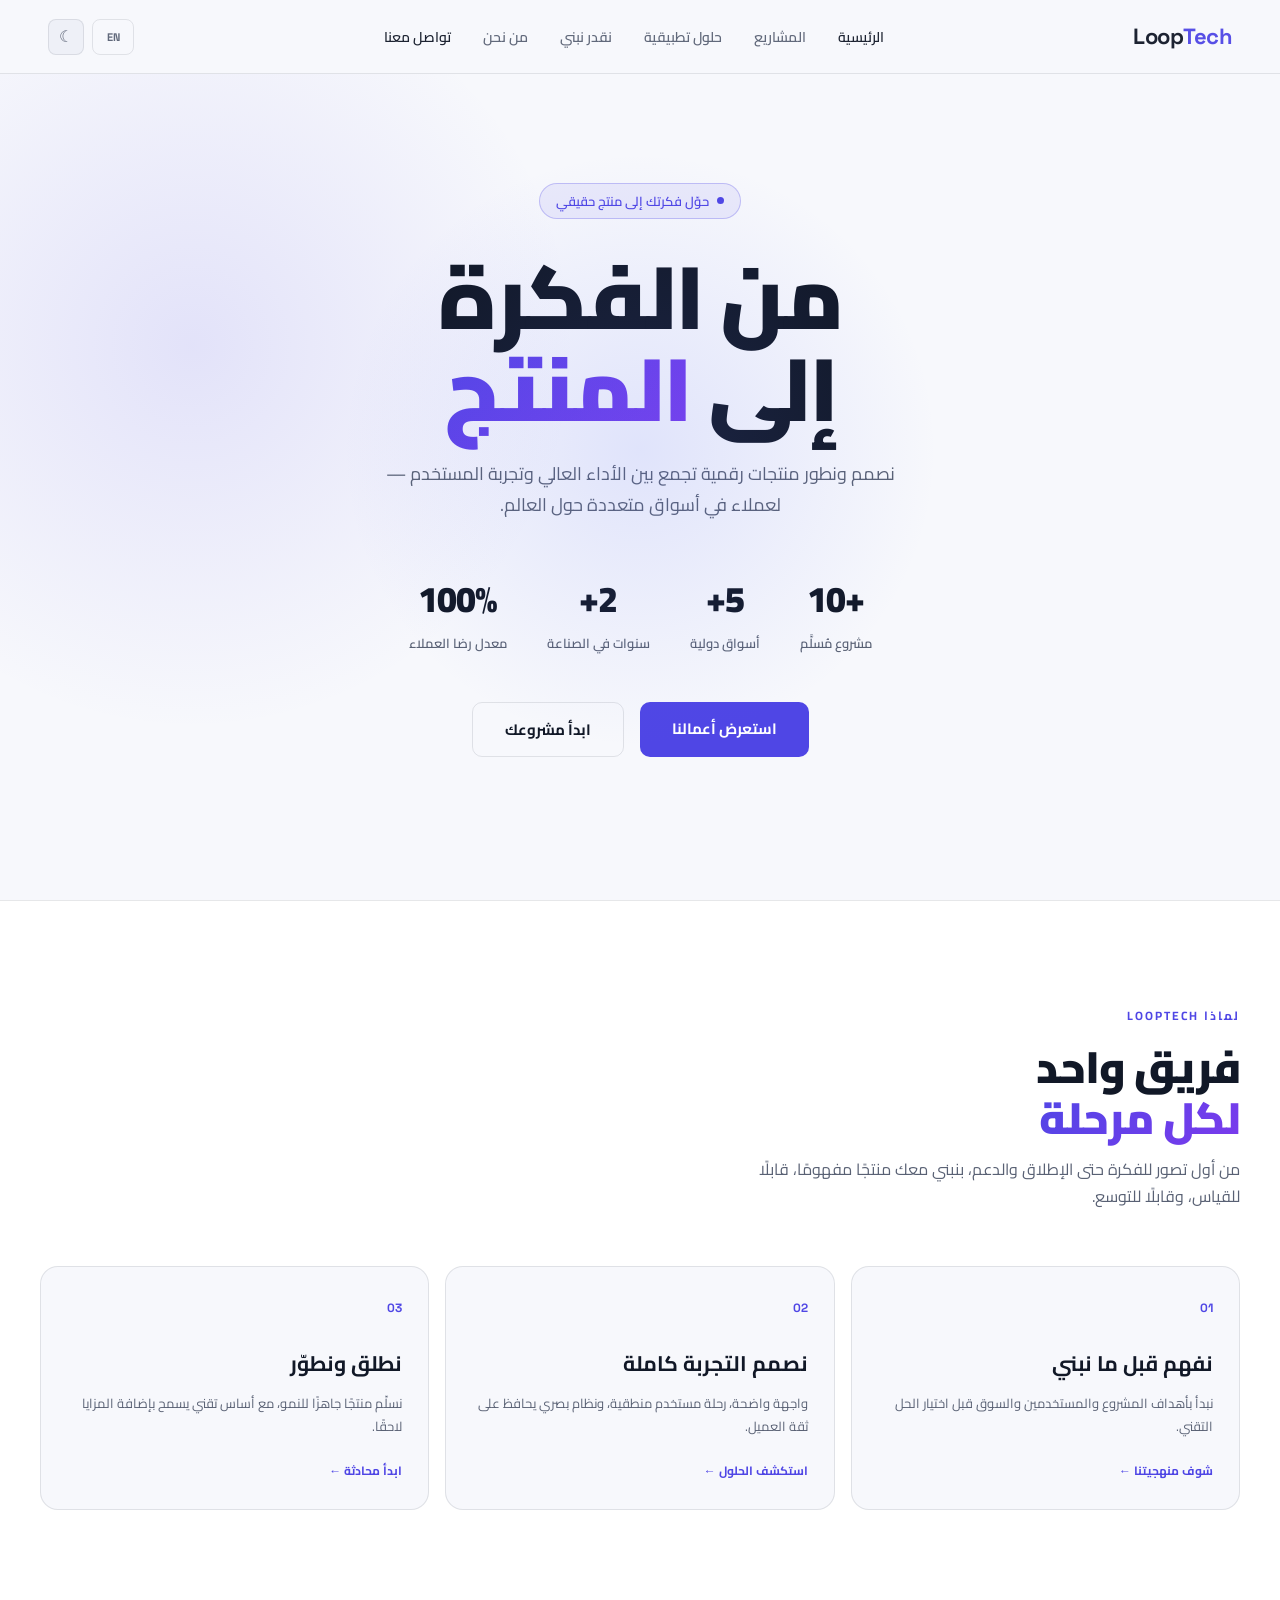
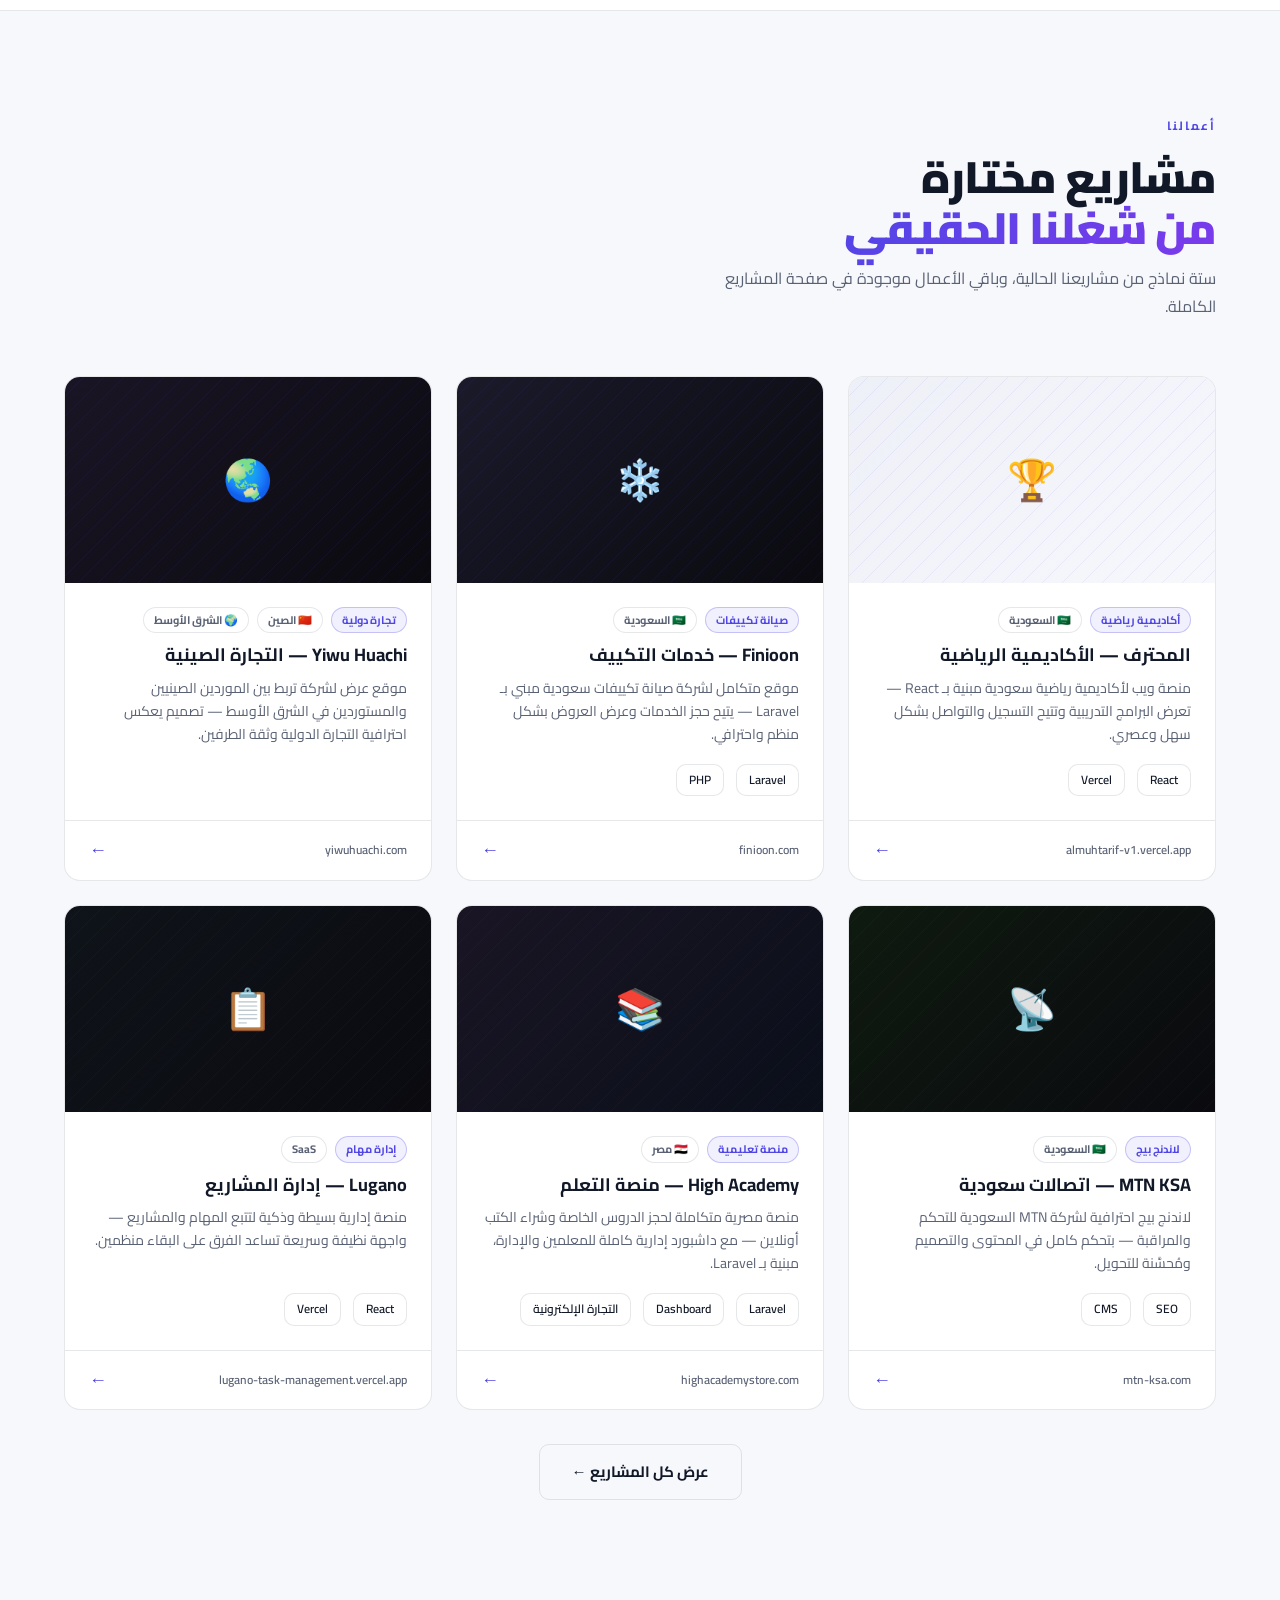
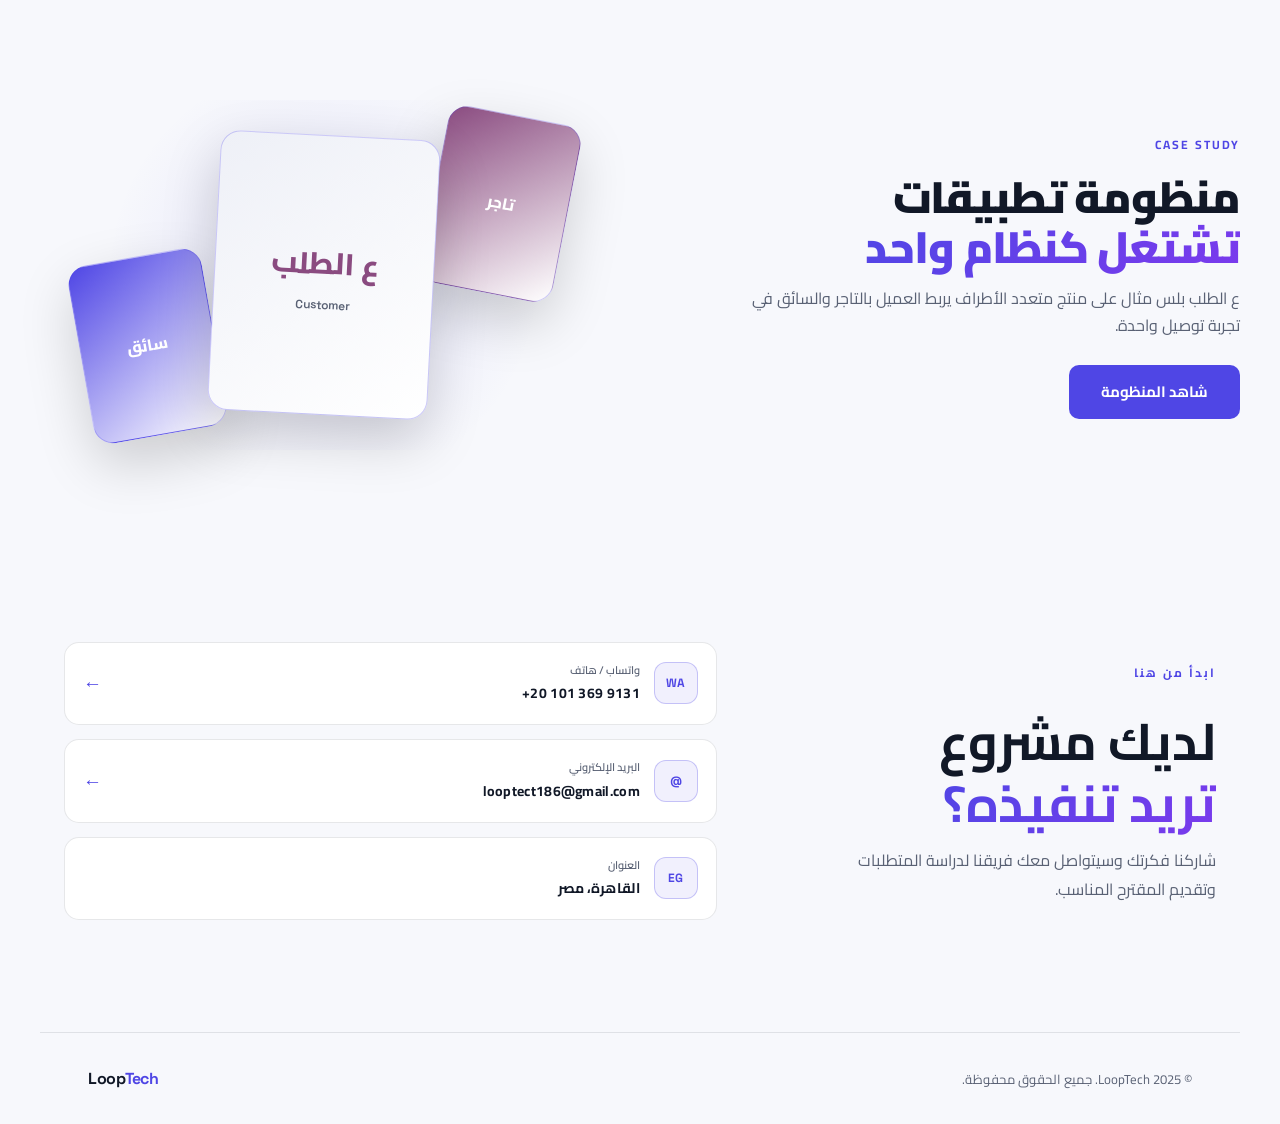
<file: index.html>
<!DOCTYPE html>
<html lang="ar" dir="rtl">
<head>
<meta charset="UTF-8"><meta name="viewport" content="width=device-width, initial-scale=1.0">
<title>LoopTech — نبني الويب، نصنع الفرق</title>
<link rel="preconnect" href="https://fonts.googleapis.com"><link rel="preconnect" href="https://fonts.gstatic.com" crossorigin>
<link href="https://fonts.googleapis.com/css2?family=Cairo:wght@300;400;600;700;900&family=Space+Grotesk:wght@400;600;700&display=swap" rel="stylesheet"><link rel="stylesheet" href="styles.css?v=2">
</head><body>
<div data-include="partials/nav.html"></div>
<main>
<section class="hero home-hero"><div class="hero-glow"></div><div class="hero-badge">حوّل فكرتك إلى منتج حقيقي</div><h1>من الفكرة<br>إلى <span class="grad">المنتج</span></h1><p class="hero-sub">نصمم ونطور منتجات رقمية تجمع بين الأداء العالي وتجربة المستخدم — لعملاء في أسواق متعددة حول العالم.</p><div class="hero-stats"><div class="stat"><div class="stat-num">+10</div><div class="stat-label">مشروع مُسلَّم</div></div><div class="stat"><div class="stat-num">5+</div><div class="stat-label">أسواق دولية</div></div><div class="stat"><div class="stat-num">2+</div><div class="stat-label">سنوات في الصناعة</div></div><div class="stat"><div class="stat-num">100%</div><div class="stat-label">معدل رضا العملاء</div></div></div><div class="hero-cta"><a href="#featured-projects" class="btn-primary">استعرض أعمالنا</a><a href="#contact" class="btn-outline">ابدأ مشروعك</a></div></section>
<section class="home-value"><div class="section-head"><div class="section-label">لماذا LoopTech</div><h2 class="section-title">فريق واحد<br><span class="grad-text">لكل مرحلة</span></h2><p class="section-sub">من أول تصور للفكرة حتى الإطلاق والدعم، بنبني معك منتجًا مفهومًا، قابلًا للقياس، وقابلًا للتوسع.</p></div><div class="home-value-grid"><article class="home-value-card"><span class="value-number">01</span><h3>نفهم قبل ما نبني</h3><p>نبدأ بأهداف المشروع والمستخدمين والسوق قبل اختيار الحل التقني.</p><a href="about.html">شوف منهجيتنا ←</a></article><article class="home-value-card"><span class="value-number">02</span><h3>نصمم التجربة كاملة</h3><p>واجهة واضحة، رحلة مستخدم منطقية، ونظام بصري يحافظ على ثقة العميل.</p><a href="solutions.html">استكشف الحلول ←</a></article><article class="home-value-card"><span class="value-number">03</span><h3>نطلق ونطوّر</h3><p>نسلّم منتجًا جاهزًا للنمو، مع أساس تقني يسمح بإضافة المزايا لاحقًا.</p><a href="#contact">ابدأ محادثة ←</a></article></div></section>
<section id="featured-projects" class="home-projects"><div class="section-head"><div class="section-label">أعمالنا</div><h2 class="section-title">مشاريع مختارة<br><span class="grad-text">من شغلنا الحقيقي</span></h2><p class="section-sub">ستة نماذج من مشاريعنا الحالية، وباقي الأعمال موجودة في صفحة المشاريع الكاملة.</p></div><div class="projects-grid">
    <a href="https://almuhtarif-v1.vercel.app/home" target="_blank" rel="noopener" class="project-card">
      <div class="project-thumb">
        <div class="project-thumb-bg"></div>
        <div class="project-thumb-lines"></div>
        <div class="project-thumb-icon">🏆</div>
      </div>
      <div class="project-body">
        <div class="project-meta">
          <span class="tag">أكاديمية رياضية</span>
          <span class="tag tag-gray">🇸🇦 السعودية</span>
        </div>
        <div class="project-title">المحترف — الأكاديمية الرياضية</div>
        <div class="project-desc">منصة ويب لأكاديمية رياضية سعودية مبنية بـ React — تعرض البرامج التدريبية وتتيح التسجيل والتواصل بشكل سهل وعصري.</div>
        <div class="stack-grid" style="margin-top:8px;">
          <span class="stack-item" style="font-size:12px;padding:5px 12px;">React</span>
          <span class="stack-item" style="font-size:12px;padding:5px 12px;">Vercel</span>
        </div>
      </div>
      <div class="project-footer">
        <span>almuhtarif-v1.vercel.app</span>
        <span class="project-link-arrow">←</span>
      </div>
    </a>

    <a href="https://finioon.com/ar" target="_blank" rel="noopener" class="project-card">
      <div class="project-thumb">
        <div class="project-thumb-bg" style="background:linear-gradient(135deg,#1A1A2A,#0A0A0F)"></div>
        <div class="project-thumb-lines"></div>
        <div class="project-thumb-icon">❄️</div>
      </div>
      <div class="project-body">
        <div class="project-meta">
          <span class="tag">صيانة تكييفات</span>
          <span class="tag tag-gray">🇸🇦 السعودية</span>
        </div>
        <div class="project-title">Finioon — خدمات التكييف</div>
        <div class="project-desc">موقع متكامل لشركة صيانة تكييفات سعودية مبني بـ Laravel — يتيح حجز الخدمات وعرض العروض بشكل منظم واحترافي.</div>
        <div class="stack-grid" style="margin-top:8px;">
          <span class="stack-item" style="font-size:12px;padding:5px 12px;">Laravel</span>
          <span class="stack-item" style="font-size:12px;padding:5px 12px;">PHP</span>
        </div>
      </div>
      <div class="project-footer">
        <span>finioon.com</span>
        <span class="project-link-arrow">←</span>
      </div>
    </a>

    <a href="https://yiwuhuachi.com/" target="_blank" rel="noopener" class="project-card">
      <div class="project-thumb">
        <div class="project-thumb-bg" style="background:linear-gradient(135deg,#1A1524,#0A0A0F)"></div>
        <div class="project-thumb-lines"></div>
        <div class="project-thumb-icon">🌏</div>
      </div>
      <div class="project-body">
        <div class="project-meta">
          <span class="tag">تجارة دولية</span>
          <span class="tag tag-gray">🇨🇳 الصين</span>
          <span class="tag tag-gray">🌍 الشرق الأوسط</span>
        </div>
        <div class="project-title">Yiwu Huachi — التجارة الصينية</div>
        <div class="project-desc">موقع عرض لشركة تربط بين الموردين الصينيين والمستوردين في الشرق الأوسط — تصميم يعكس احترافية التجارة الدولية وثقة الطرفين.</div>
      </div>
      <div class="project-footer">
        <span>yiwuhuachi.com</span>
        <span class="project-link-arrow">←</span>
      </div>
    </a>

    <a href="https://mtn-ksa.com/" target="_blank" rel="noopener" class="project-card">
      <div class="project-thumb">
        <div class="project-thumb-bg" style="background:linear-gradient(135deg,#0F1A0F,#0A0A0F)"></div>
        <div class="project-thumb-lines"></div>
        <div class="project-thumb-icon">📡</div>
      </div>
      <div class="project-body">
        <div class="project-meta">
          <span class="tag">لاندنج بيج</span>
          <span class="tag tag-gray">🇸🇦 السعودية</span>
        </div>
        <div class="project-title">MTN KSA — اتصالات سعودية</div>
        <div class="project-desc">لاندنج بيج احترافية لشركة MTN السعودية للتحكم والمراقبة — بتحكم كامل في المحتوى والتصميم ومُحسَّنة للتحويل.</div>
        <div class="stack-grid" style="margin-top:8px;">
          <span class="stack-item" style="font-size:12px;padding:5px 12px;">SEO</span>
          <span class="stack-item" style="font-size:12px;padding:5px 12px;">CMS</span>
        </div>
      </div>
      <div class="project-footer">
        <span>mtn-ksa.com</span>
        <span class="project-link-arrow">←</span>
      </div>
    </a>

    <a href="https://highacademystore.com/ar" target="_blank" rel="noopener" class="project-card">
      <div class="project-thumb">
        <div class="project-thumb-bg" style="background:linear-gradient(135deg,#1A1524,#0A0F1A)"></div>
        <div class="project-thumb-lines"></div>
        <div class="project-thumb-icon">📚</div>
      </div>
      <div class="project-body">
        <div class="project-meta">
          <span class="tag">منصة تعليمية</span>
          <span class="tag tag-gray">🇪🇬 مصر</span>
        </div>
        <div class="project-title">High Academy — منصة التعلم</div>
        <div class="project-desc">منصة مصرية متكاملة لحجز الدروس الخاصة وشراء الكتب أونلاين — مع داشبورد إدارية كاملة للمعلمين والإدارة، مبنية بـ Laravel.</div>
        <div class="stack-grid" style="margin-top:8px;">
          <span class="stack-item" style="font-size:12px;padding:5px 12px;">Laravel</span>
          <span class="stack-item" style="font-size:12px;padding:5px 12px;">Dashboard</span>
          <span class="stack-item" style="font-size:12px;padding:5px 12px;">E-commerce</span>
        </div>
      </div>
      <div class="project-footer">
        <span>highacademystore.com</span>
        <span class="project-link-arrow">←</span>
      </div>
    </a>

    <a href="https://lugano-task-management.vercel.app/" target="_blank" rel="noopener" class="project-card">
      <div class="project-thumb">
        <div class="project-thumb-bg" style="background:linear-gradient(135deg,#0F141A,#0A0A0F)"></div>
        <div class="project-thumb-lines"></div>
        <div class="project-thumb-icon">📋</div>
      </div>
      <div class="project-body">
        <div class="project-meta">
          <span class="tag">إدارة مهام</span>
          <span class="tag tag-gray">SaaS</span>
        </div>
        <div class="project-title">Lugano — إدارة المشاريع</div>
        <div class="project-desc">منصة إدارية بسيطة وذكية لتتبع المهام والمشاريع — واجهة نظيفة وسريعة تساعد الفرق على البقاء منظمين.</div>
        <div class="stack-grid" style="margin-top:8px;">
          <span class="stack-item" style="font-size:12px;padding:5px 12px;">React</span>
          <span class="stack-item" style="font-size:12px;padding:5px 12px;">Vercel</span>
        </div>
      </div>
      <div class="project-footer">
        <span>lugano-task-management.vercel.app</span>
        <span class="project-link-arrow">←</span>
      </div>
    </a>
</div><div class="section-action"><a href="work.html" class="btn-outline">عرض كل المشاريع ←</a></div></section>
<section class="home-featured"><div class="featured-copy"><div class="section-label">Case study</div><h2 class="section-title">منظومة تطبيقات<br><span class="grad-text">تشتغل كنظام واحد</span></h2><p class="section-sub">ع الطلب بلس مثال على منتج متعدد الأطراف يربط العميل بالتاجر والسائق في تجربة توصيل واحدة.</p><a href="apps.html" class="btn-primary">شاهد المنظومة</a></div><div class="featured-stack" aria-hidden="true"><div class="stack-card stack-main">ع الطلب<br><small>Customer</small></div><div class="stack-card stack-top">تاجر</div><div class="stack-card stack-bottom">سائق</div></div></section>
<section id="contact" class="home-contact"><div class="contact-copy"><div class="section-label">ابدأ من هنا</div><h2>لديك مشروع<br><span class="grad-text">تريد تنفيذه؟</span></h2><p>شاركنا فكرتك وسيتواصل معك فريقنا لدراسة المتطلبات وتقديم المقترح المناسب.</p></div><div class="contact-options"><a href="https://wa.me/201013699131" target="_blank" rel="noopener" class="contact-card"><div class="contact-icon">WA</div><div class="contact-info"><div class="contact-label">واتساب / هاتف</div><div class="contact-value" dir="ltr">+20 101 369 9131</div></div><div class="contact-arrow">←</div></a><a href="mailto:looptect186@gmail.com" class="contact-card"><div class="contact-icon">@</div><div class="contact-info"><div class="contact-label">البريد الإلكتروني</div><div class="contact-value" dir="ltr">looptect186@gmail.com</div></div><div class="contact-arrow">←</div></a><div class="contact-card contact-address"><div class="contact-icon">EG</div><div class="contact-info"><div class="contact-label">العنوان</div><div class="contact-value">القاهرة، مصر</div></div></div></div></section>
</main>
<div data-include="partials/footer.html"></div><script src="app.js?v=2" defer></script></body></html>
</file>
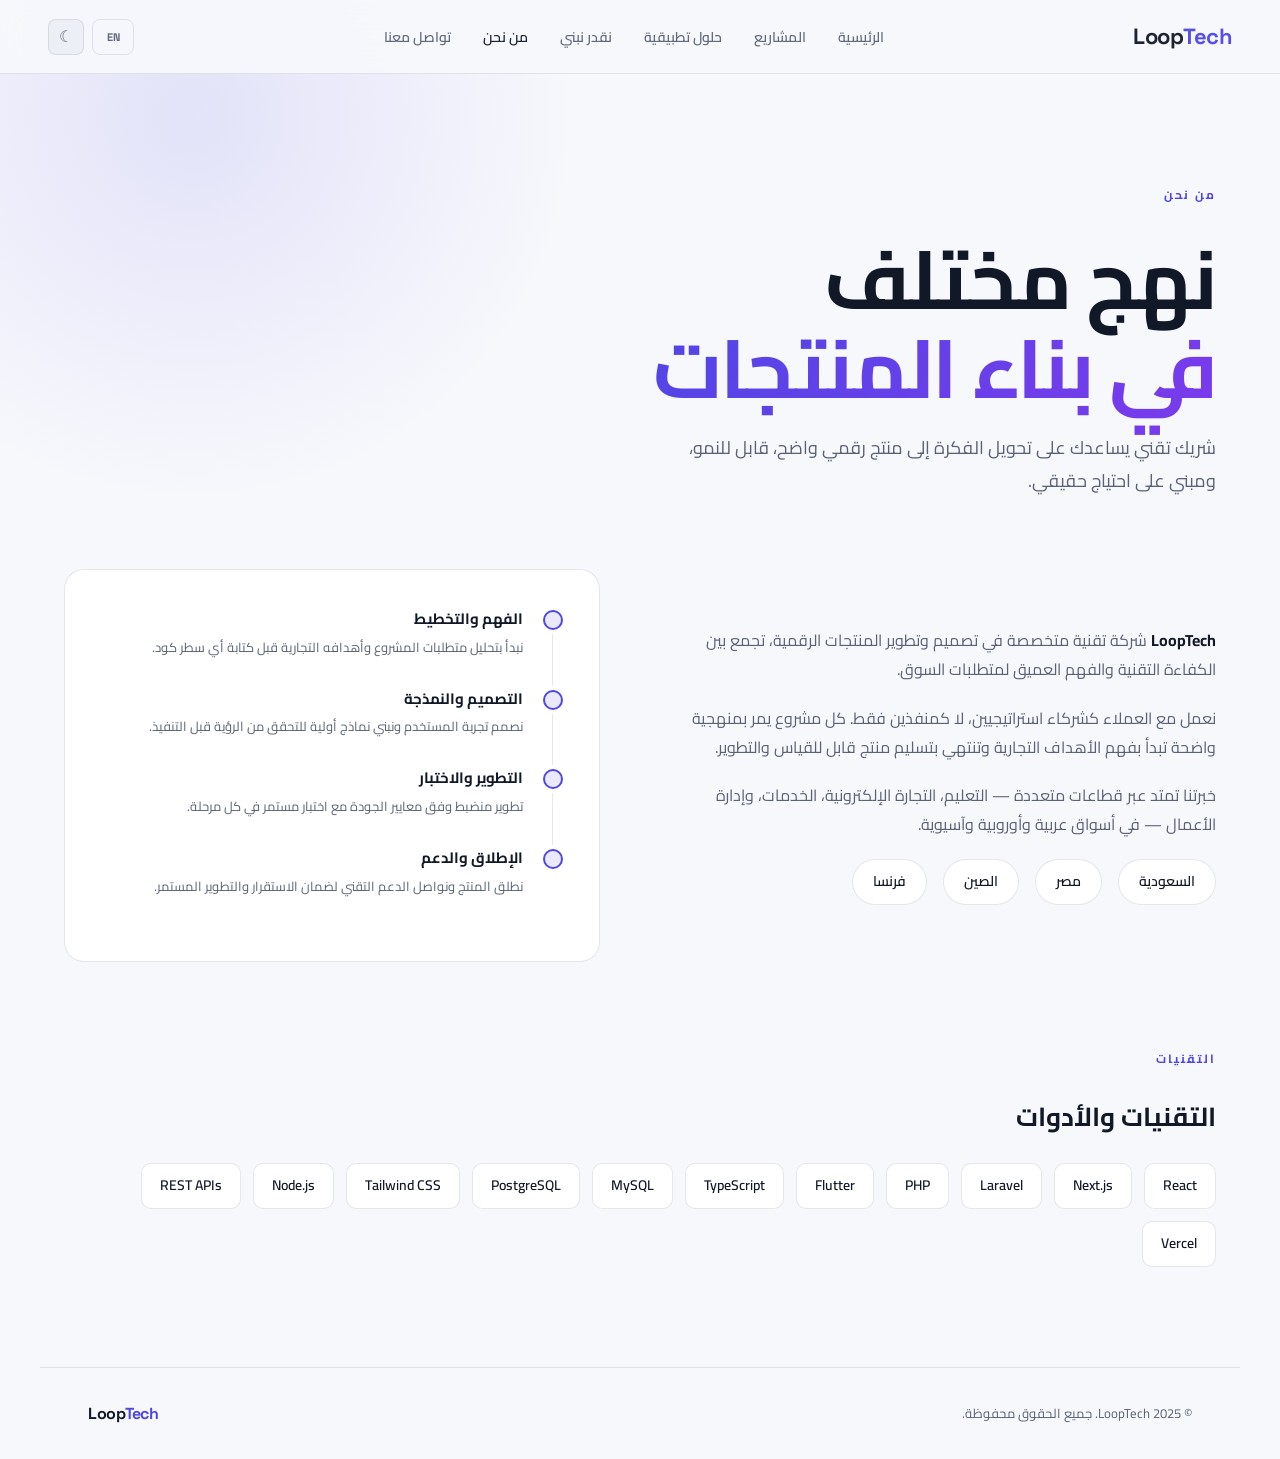
<file: about.html>
<!DOCTYPE html>
<html lang="ar" dir="rtl">
<head><meta charset="UTF-8"><meta name="viewport" content="width=device-width, initial-scale=1.0"><title>LoopTech — من نحن</title><link rel="preconnect" href="https://fonts.googleapis.com"><link rel="preconnect" href="https://fonts.gstatic.com" crossorigin><link href="https://fonts.googleapis.com/css2?family=Cairo:wght@300;400;600;700;900&family=Space+Grotesk:wght@400;600;700&display=swap" rel="stylesheet"><link rel="stylesheet" href="styles.css?v=2"></head>
<body><div data-include="partials/nav.html"></div>
<main class="simple-page"><section class="page-hero"><div class="section-label">من نحن</div><h1>نهج مختلف<br><span class="grad-text">في بناء المنتجات</span></h1><p>شريك تقني يساعدك على تحويل الفكرة إلى منتج رقمي واضح، قابل للنمو، ومبني على احتياج حقيقي.</p></section><section class="about-page-section"><div class="about-grid"><div class="about-text"><p><strong>LoopTech</strong> شركة تقنية متخصصة في تصميم وتطوير المنتجات الرقمية، تجمع بين الكفاءة التقنية والفهم العميق لمتطلبات السوق.</p><p>نعمل مع العملاء كشركاء استراتيجيين، لا كمنفذين فقط. كل مشروع يمر بمنهجية واضحة تبدأ بفهم الأهداف التجارية وتنتهي بتسليم منتج قابل للقياس والتطوير.</p><p>خبرتنا تمتد عبر قطاعات متعددة — التعليم، التجارة الإلكترونية، الخدمات، وإدارة الأعمال — في أسواق عربية وأوروبية وآسيوية.</p><div class="countries-strip"><div class="country-pill">السعودية</div><div class="country-pill">مصر</div><div class="country-pill">الصين</div><div class="country-pill">فرنسا</div></div></div><div class="about-visual"><div class="timeline"><div class="timeline-item"><div class="timeline-dot"></div><div class="timeline-content"><h4>الفهم والتخطيط</h4><p>نبدأ بتحليل متطلبات المشروع وأهدافه التجارية قبل كتابة أي سطر كود.</p></div></div><div class="timeline-item"><div class="timeline-dot"></div><div class="timeline-content"><h4>التصميم والنمذجة</h4><p>نصمم تجربة المستخدم ونبني نماذج أولية للتحقق من الرؤية قبل التنفيذ.</p></div></div><div class="timeline-item"><div class="timeline-dot"></div><div class="timeline-content"><h4>التطوير والاختبار</h4><p>تطوير منضبط وفق معايير الجودة مع اختبار مستمر في كل مرحلة.</p></div></div><div class="timeline-item"><div class="timeline-dot"></div><div class="timeline-content"><h4>الإطلاق والدعم</h4><p>نطلق المنتج ونواصل الدعم التقني لضمان الاستقرار والتطوير المستمر.</p></div></div></div></div></div><div class="tech-block"><div class="section-label">التقنيات</div><h2>التقنيات والأدوات</h2><div class="stack-grid"><div class="stack-item">React</div><div class="stack-item">Next.js</div><div class="stack-item">Laravel</div><div class="stack-item">PHP</div><div class="stack-item">Flutter</div><div class="stack-item">TypeScript</div><div class="stack-item">MySQL</div><div class="stack-item">PostgreSQL</div><div class="stack-item">Tailwind CSS</div><div class="stack-item">Node.js</div><div class="stack-item">REST APIs</div><div class="stack-item">Vercel</div></div></div></section></main><div data-include="partials/footer.html"></div><script src="app.js?v=2" defer></script></body></html>
</file>
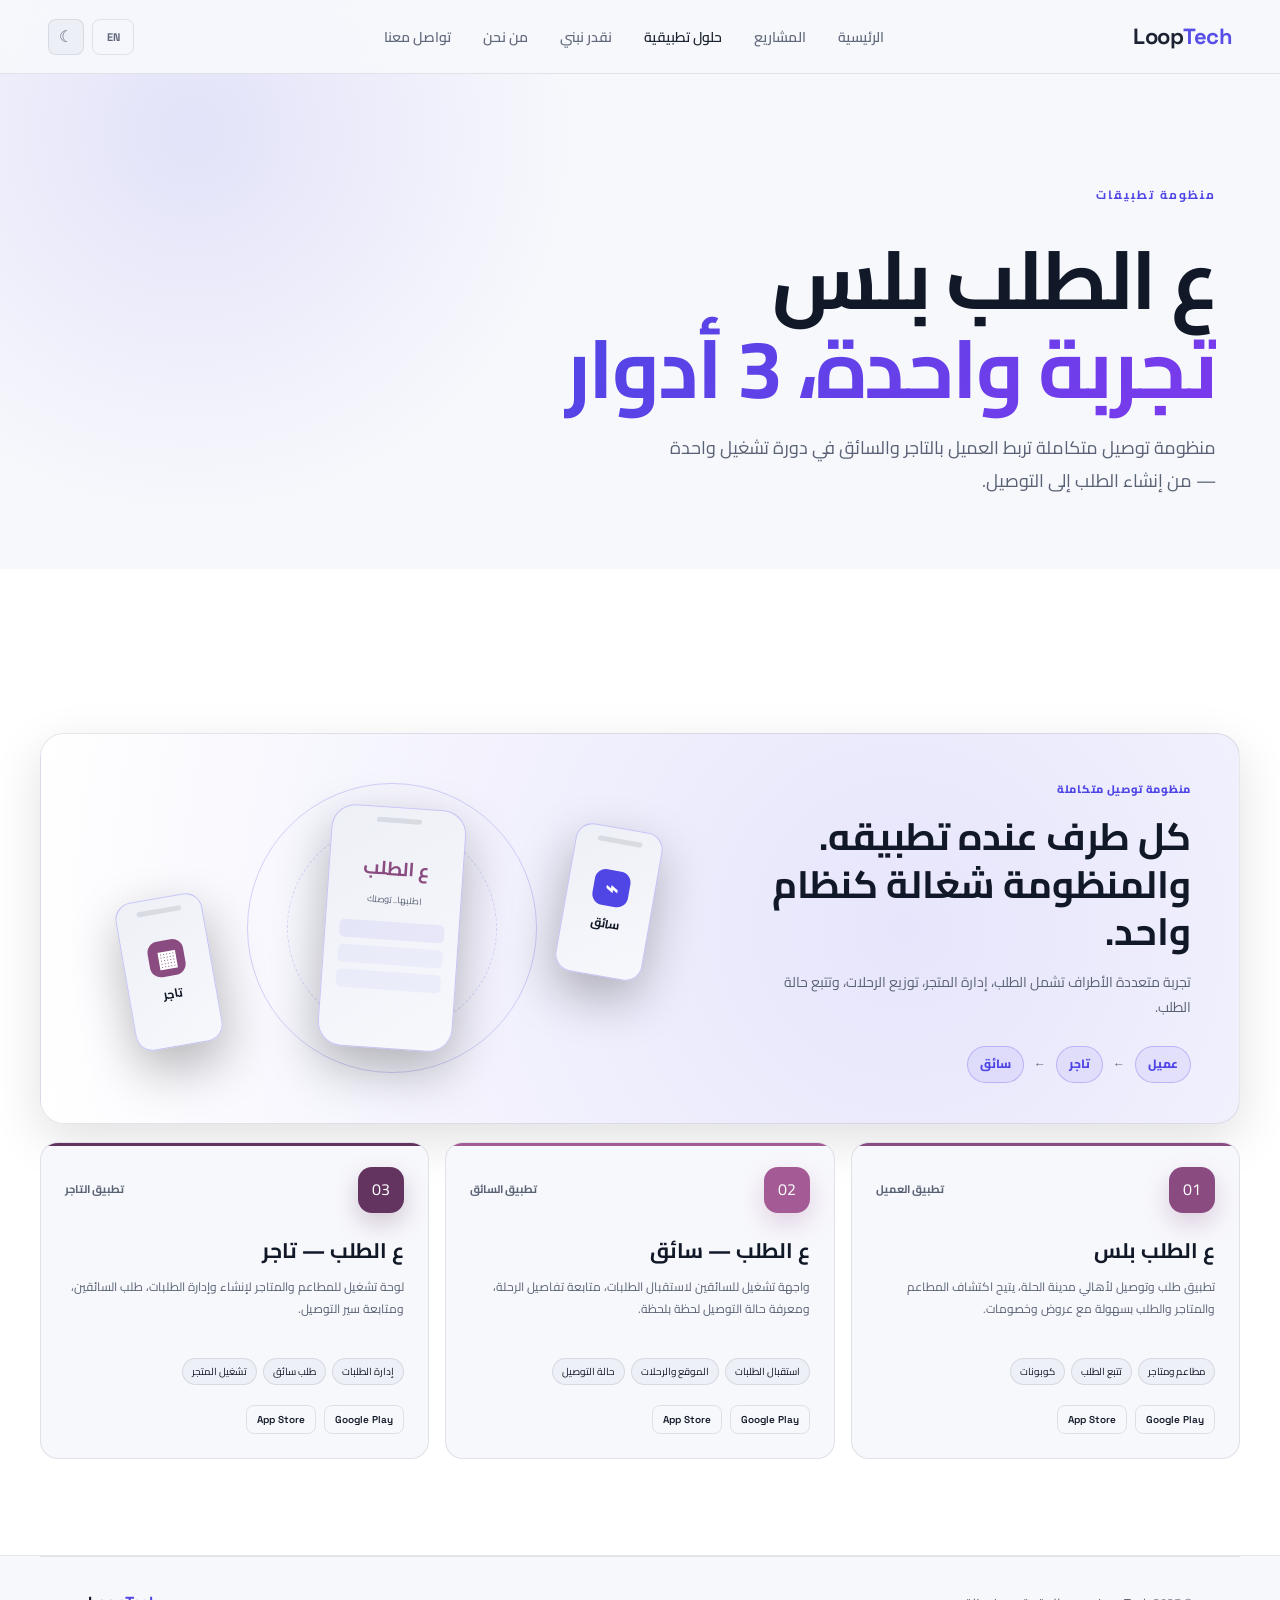
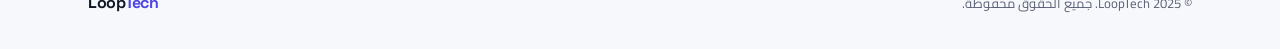
<file: apps.html>
<!DOCTYPE html>
<html lang="ar" dir="rtl">
<head><meta charset="UTF-8"><meta name="viewport" content="width=device-width, initial-scale=1.0"><title>LoopTech — حلول تطبيقية</title><link rel="preconnect" href="https://fonts.googleapis.com"><link rel="preconnect" href="https://fonts.gstatic.com" crossorigin><link href="https://fonts.googleapis.com/css2?family=Cairo:wght@300;400;600;700;900&family=Space+Grotesk:wght@400;600;700&display=swap" rel="stylesheet"><link rel="stylesheet" href="styles.css?v=2"></head>
<body><div data-include="partials/nav.html"></div>
<main class="simple-page"><section class="page-hero"><div class="section-label">منظومة تطبيقات</div><h1>ع الطلب بلس<br><span class="grad-text">تجربة واحدة، 3 أدوار</span></h1><p>منظومة توصيل متكاملة تربط العميل بالتاجر والسائق في دورة تشغيل واحدة — من إنشاء الطلب إلى التوصيل.</p></section><section class="app-suite-section app-page-section"><div class="suite-visual glass-panel"><div class="suite-visual-copy"><span class="eyebrow">Delivery ecosystem</span><h3>كل طرف عنده تطبيقه.<br>والمنظومة شغالة كنظام واحد.</h3><p>تجربة متعددة الأطراف تشمل الطلب، إدارة المتجر، توزيع الرحلات، وتتبع حالة الطلب.</p><div class="suite-flow"><span>عميل</span><b>←</b><span>تاجر</span><b>←</b><span>سائق</span></div></div><div class="suite-visual-art" aria-hidden="true"><div class="visual-ring visual-ring-one"></div><div class="visual-ring visual-ring-two"></div><div class="visual-device visual-device-main"><div class="device-notch"></div><strong>ع الطلب</strong><span>اطلبها.. توصلك</span><i></i><i></i><i></i></div><div class="visual-device visual-device-small visual-device-driver"><div class="device-notch"></div><span class="mini-bike">⌁</span><strong>سائق</strong></div><div class="visual-device visual-device-small visual-device-store"><div class="device-notch"></div><span class="mini-store">▦</span><strong>تاجر</strong></div></div></div>
<div class="suite-apps-grid"><article class="suite-app-card suite-customer"><div class="suite-app-top"><div class="suite-app-icon">01</div><span class="suite-role">تطبيق العميل</span></div><h3>ع الطلب بلس</h3><p>تطبيق طلب وتوصيل لأهالي مدينة الحلة، يتيح اكتشاف المطاعم والمتاجر والطلب بسهولة مع عروض وخصومات.</p><div class="suite-features"><span>مطاعم ومتاجر</span><span>تتبع الطلب</span><span>كوبونات</span></div><div class="store-links"><a href="https://play.google.com/store/apps/details?id=com.talabplus.app&amp;pcampaignid=web_share" target="_blank" rel="noopener" class="store-link">Google Play</a><a href="https://apps.apple.com/eg/app/%D8%B9-%D8%A7%D9%84%D8%B7%D9%84%D8%A8-%D8%A8%D9%84%D8%B3/id6755089365" target="_blank" rel="noopener" class="store-link">App Store</a></div></article><article class="suite-app-card suite-driver"><div class="suite-app-top"><div class="suite-app-icon">02</div><span class="suite-role">تطبيق السائق</span></div><h3>ع الطلب — سائق</h3><p>واجهة تشغيل للسائقين لاستقبال الطلبات، متابعة تفاصيل الرحلة، ومعرفة حالة التوصيل لحظة بلحظة.</p><div class="suite-features"><span>استقبال الطلبات</span><span>الموقع والرحلات</span><span>حالة التوصيل</span></div><div class="store-links"><a href="https://play.google.com/store/apps/details?id=com.webeasystep.talab_drivers&amp;pcampaignid=web_share" target="_blank" rel="noopener" class="store-link">Google Play</a><a href="https://apps.apple.com/eg/app/%D8%B9-%D8%A7%D9%84%D8%B7%D9%84%D8%A8-%D8%B3%D8%A7%D8%A6%D9%82/id6449415510" target="_blank" rel="noopener" class="store-link">App Store</a></div></article><article class="suite-app-card suite-merchant"><div class="suite-app-top"><div class="suite-app-icon">03</div><span class="suite-role">تطبيق التاجر</span></div><h3>ع الطلب — تاجر</h3><p>لوحة تشغيل للمطاعم والمتاجر لإنشاء وإدارة الطلبات، طلب السائقين، ومتابعة سير التوصيل.</p><div class="suite-features"><span>إدارة الطلبات</span><span>طلب سائق</span><span>تشغيل المتجر</span></div><div class="store-links"><a href="https://play.google.com/store/apps/details?id=com.webeasystep.talab&amp;pcampaignid=web_share" target="_blank" rel="noopener" class="store-link">Google Play</a><a href="https://apps.apple.com/eg/app/%D8%B9-%D8%A7%D9%84%D8%B7%D9%84%D8%A8-%D8%AA%D8%A7%D8%AC%D8%B1/id1660631021" target="_blank" rel="noopener" class="store-link">App Store</a></div></article></div></section></main><div data-include="partials/footer.html"></div><script src="app.js?v=2" defer></script></body></html>
</file>
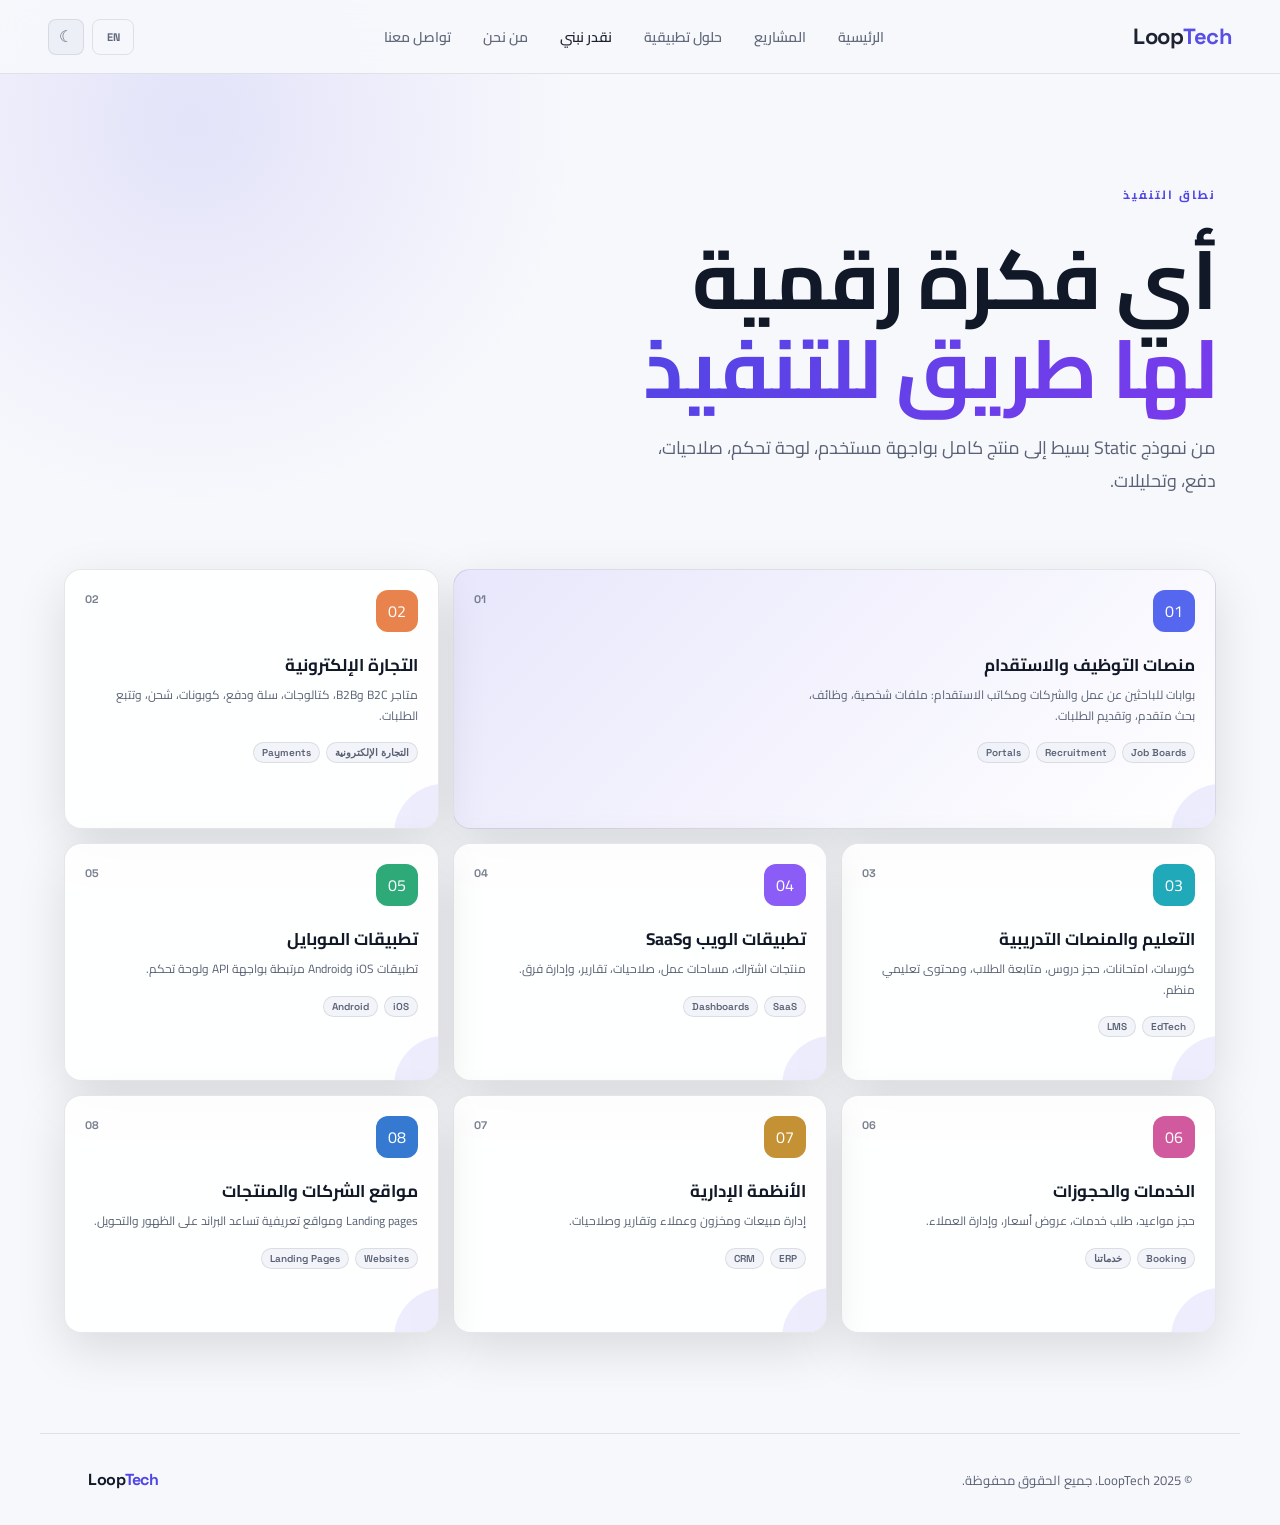
<file: solutions.html>
<!DOCTYPE html>
<html lang="ar" dir="rtl">

<head>
    <meta charset="UTF-8">
    <meta name="viewport" content="width=device-width, initial-scale=1.0">
    <title>LoopTech — الحلول</title>
    <link rel="preconnect" href="https://fonts.googleapis.com">
    <link rel="preconnect" href="https://fonts.gstatic.com" crossorigin>
    <link
        href="https://fonts.googleapis.com/css2?family=Cairo:wght@300;400;600;700;900&family=Space+Grotesk:wght@400;600;700&display=swap"
        rel="stylesheet">
    <link rel="stylesheet" href="styles.css?v=2">
</head>

<body>
    <div data-include="partials/nav.html"></div>
    <main class="simple-page">
        <section class="page-hero">
            <div class="section-label">نطاق التنفيذ</div>
            <h1>أي فكرة رقمية<br><span class="grad-text">لها طريق للتنفيذ</span></h1>
            <p>من نموذج Static بسيط إلى منتج كامل بواجهة مستخدم، لوحة تحكم، صلاحيات، دفع، وتحليلات.</p>
        </section>
        <section class="solutions-page-section">
            <div class="capabilities-grid">
                <article class="capability-card capability-featured">
                    <div class="capability-icon icon-indigo">01</div><span class="capability-index">01</span>
                    <h3>منصات التوظيف والاستقدام</h3>
                    <p>بوابات للباحثين عن عمل والشركات ومكاتب الاستقدام: ملفات شخصية، وظائف، بحث متقدم، وتقديم الطلبات.
                    </p>
                    <div class="capability-tags"><span>Job Boards</span><span>Recruitment</span><span>Portals</span>
                    </div>
                </article>
                <article class="capability-card">
                    <div class="capability-icon icon-orange">02</div><span class="capability-index">02</span>
                    <h3>التجارة الإلكترونية</h3>
                    <p>متاجر B2C وB2B، كتالوجات، سلة ودفع، كوبونات، شحن، وتتبع الطلبات.</p>
                    <div class="capability-tags"><span>E-commerce</span><span>Payments</span></div>
                </article>
                <article class="capability-card">
                    <div class="capability-icon icon-cyan">03</div><span class="capability-index">03</span>
                    <h3>التعليم والمنصات التدريبية</h3>
                    <p>كورسات، امتحانات، حجز دروس، متابعة الطلاب، ومحتوى تعليمي منظم.</p>
                    <div class="capability-tags"><span>EdTech</span><span>LMS</span></div>
                </article>
                <article class="capability-card">
                    <div class="capability-icon icon-violet">04</div><span class="capability-index">04</span>
                    <h3>تطبيقات الويب وSaaS</h3>
                    <p>منتجات اشتراك، مساحات عمل، صلاحيات، تقارير، وإدارة فرق.</p>
                    <div class="capability-tags"><span>SaaS</span><span>Dashboards</span></div>
                </article>
                <article class="capability-card">
                    <div class="capability-icon icon-green">05</div><span class="capability-index">05</span>
                    <h3>تطبيقات الموبايل</h3>
                    <p>تطبيقات iOS وAndroid مرتبطة بواجهة API ولوحة تحكم.</p>
                    <div class="capability-tags"><span>iOS</span><span>Android</span></div>
                </article>
                <article class="capability-card">
                    <div class="capability-icon icon-pink">06</div><span class="capability-index">06</span>
                    <h3>الخدمات والحجوزات</h3>
                    <p>حجز مواعيد، طلب خدمات، عروض أسعار، وإدارة العملاء.</p>
                    <div class="capability-tags"><span>Booking</span><span>Services</span></div>
                </article>
                <article class="capability-card">
                    <div class="capability-icon icon-yellow">07</div><span class="capability-index">07</span>
                    <h3>الأنظمة الإدارية</h3>
                    <p>إدارة مبيعات ومخزون وعملاء وتقارير وصلاحيات.</p>
                    <div class="capability-tags"><span>ERP</span><span>CRM</span></div>
                </article>
                <article class="capability-card">
                    <div class="capability-icon icon-blue">08</div><span class="capability-index">08</span>
                    <h3>مواقع الشركات والمنتجات</h3>
                    <p>Landing pages ومواقع تعريفية تساعد البراند على الظهور والتحويل.</p>
                    <div class="capability-tags"><span>Websites</span><span>Landing Pages</span></div>
                </article>
            </div>
        </section>
    </main>
    <div data-include="partials/footer.html"></div>
    <script src="app.js?v=2" defer></script>
</body>

</html>
</file>
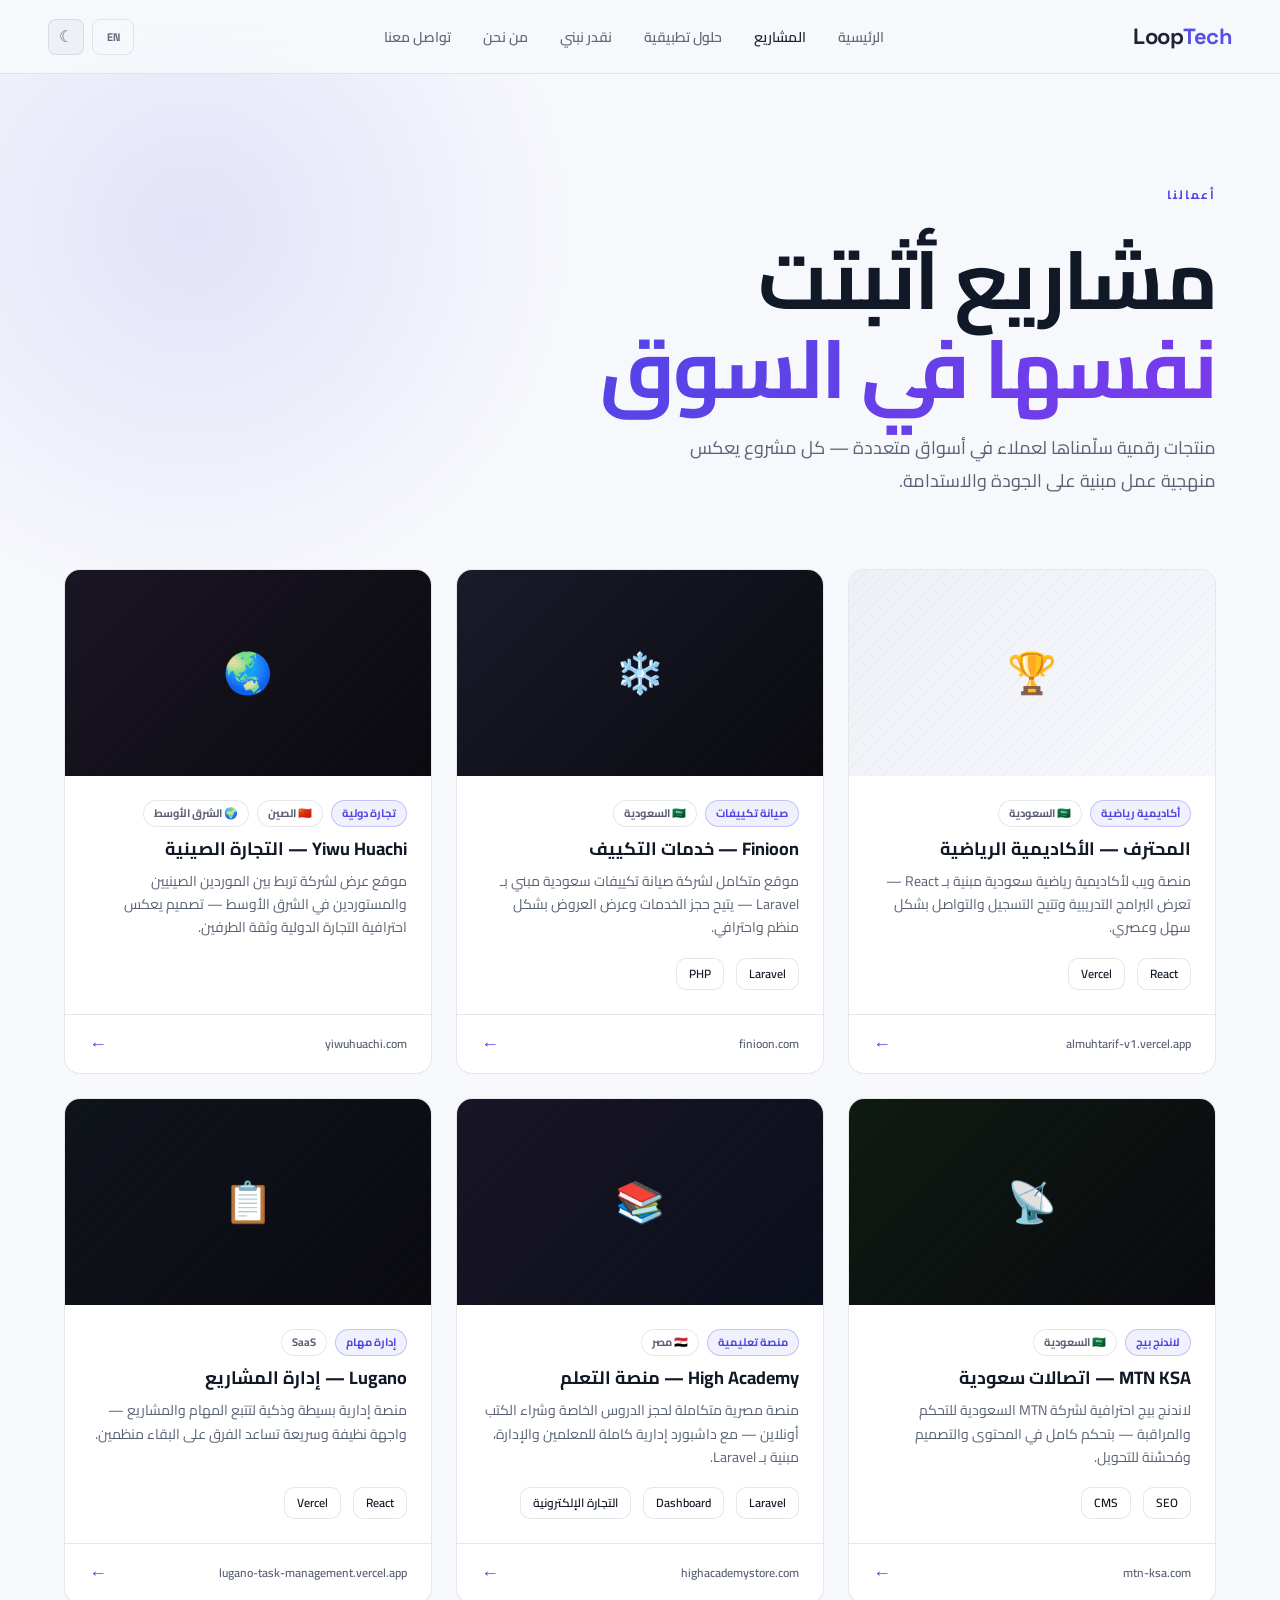
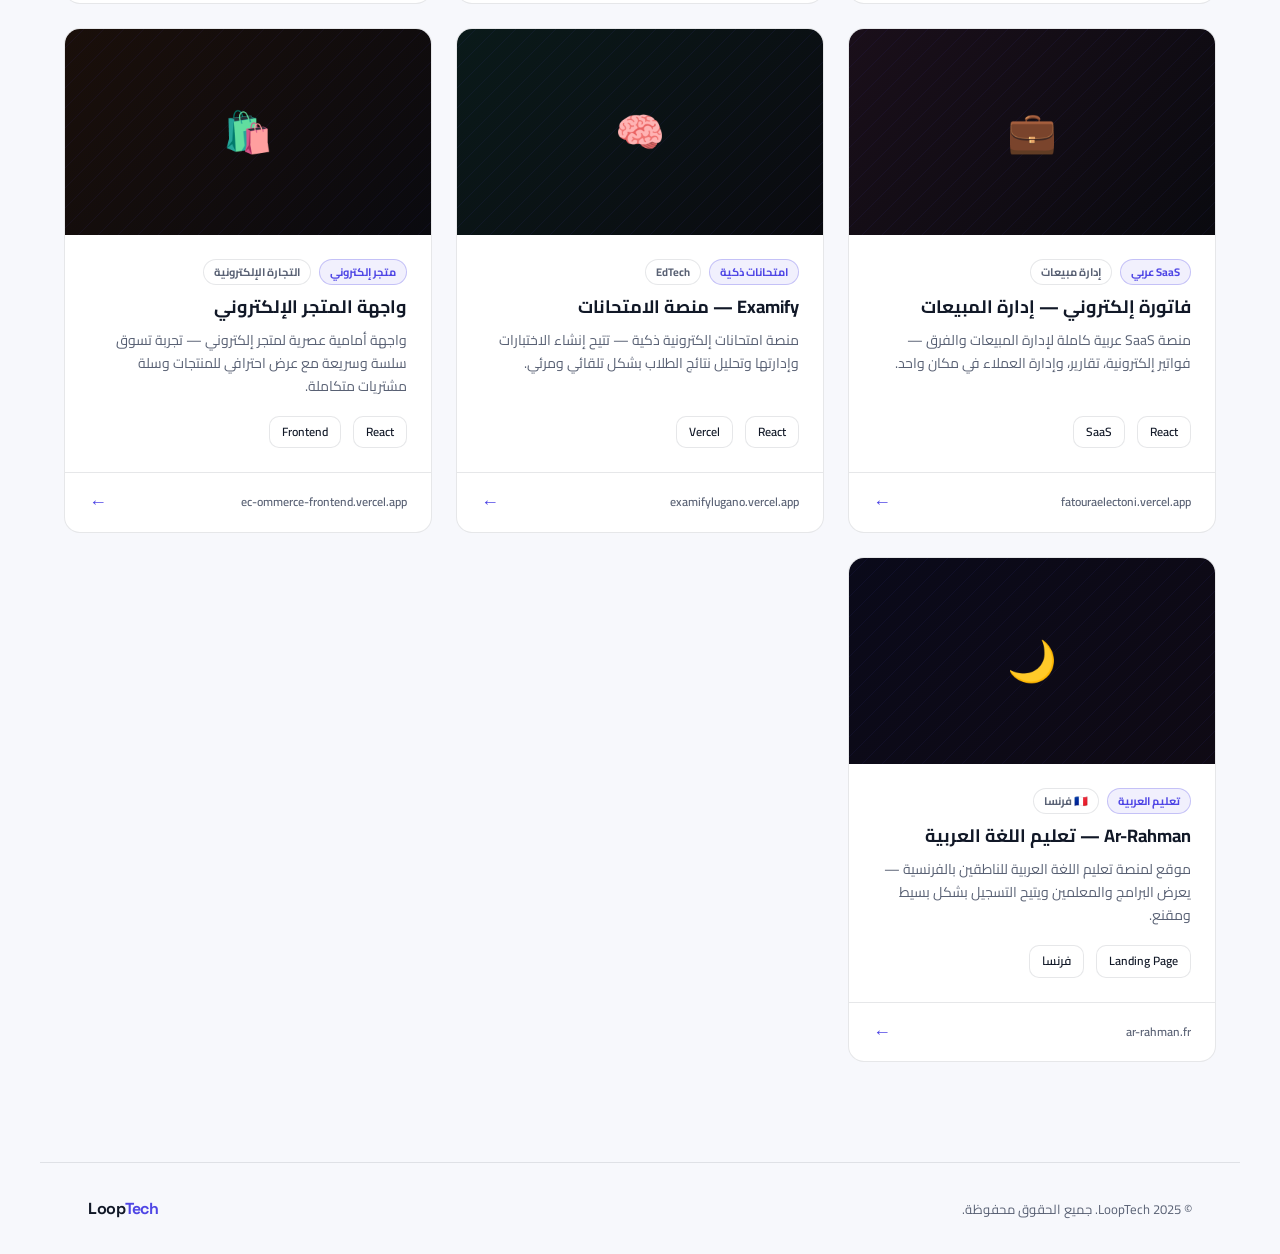
<file: work.html>
<!DOCTYPE html>
<html lang="ar" dir="rtl">
<head>
<meta charset="UTF-8"><meta name="viewport" content="width=device-width, initial-scale=1.0">
<title>LoopTech — المشاريع</title>
<link rel="preconnect" href="https://fonts.googleapis.com"><link rel="preconnect" href="https://fonts.gstatic.com" crossorigin>
<link href="https://fonts.googleapis.com/css2?family=Cairo:wght@300;400;600;700;900&family=Space+Grotesk:wght@400;600;700&display=swap" rel="stylesheet"><link rel="stylesheet" href="styles.css?v=2">
</head><body>
<div data-include="partials/nav.html"></div>
<main class="simple-page"><section class="page-hero"><div class="section-label">أعمالنا</div><h1>مشاريع أثبتت<br><span class="grad-text">نفسها في السوق</span></h1><p>منتجات رقمية سلّمناها لعملاء في أسواق متعددة — كل مشروع يعكس منهجية عمل مبنية على الجودة والاستدامة.</p></section><section id="projects" class="projects-page-section"><div class="projects-grid">
    <a href="https://almuhtarif-v1.vercel.app/home" target="_blank" rel="noopener" class="project-card">
      <div class="project-thumb">
        <div class="project-thumb-bg"></div>
        <div class="project-thumb-lines"></div>
        <div class="project-thumb-icon">🏆</div>
      </div>
      <div class="project-body">
        <div class="project-meta">
          <span class="tag">أكاديمية رياضية</span>
          <span class="tag tag-gray">🇸🇦 السعودية</span>
        </div>
        <div class="project-title">المحترف — الأكاديمية الرياضية</div>
        <div class="project-desc">منصة ويب لأكاديمية رياضية سعودية مبنية بـ React — تعرض البرامج التدريبية وتتيح التسجيل والتواصل بشكل سهل وعصري.</div>
        <div class="stack-grid" style="margin-top:8px;">
          <span class="stack-item" style="font-size:12px;padding:5px 12px;">React</span>
          <span class="stack-item" style="font-size:12px;padding:5px 12px;">Vercel</span>
        </div>
      </div>
      <div class="project-footer">
        <span>almuhtarif-v1.vercel.app</span>
        <span class="project-link-arrow">←</span>
      </div>
    </a>

    <a href="https://finioon.com/ar" target="_blank" rel="noopener" class="project-card">
      <div class="project-thumb">
        <div class="project-thumb-bg" style="background:linear-gradient(135deg,#1A1A2A,#0A0A0F)"></div>
        <div class="project-thumb-lines"></div>
        <div class="project-thumb-icon">❄️</div>
      </div>
      <div class="project-body">
        <div class="project-meta">
          <span class="tag">صيانة تكييفات</span>
          <span class="tag tag-gray">🇸🇦 السعودية</span>
        </div>
        <div class="project-title">Finioon — خدمات التكييف</div>
        <div class="project-desc">موقع متكامل لشركة صيانة تكييفات سعودية مبني بـ Laravel — يتيح حجز الخدمات وعرض العروض بشكل منظم واحترافي.</div>
        <div class="stack-grid" style="margin-top:8px;">
          <span class="stack-item" style="font-size:12px;padding:5px 12px;">Laravel</span>
          <span class="stack-item" style="font-size:12px;padding:5px 12px;">PHP</span>
        </div>
      </div>
      <div class="project-footer">
        <span>finioon.com</span>
        <span class="project-link-arrow">←</span>
      </div>
    </a>

    <a href="https://yiwuhuachi.com/" target="_blank" rel="noopener" class="project-card">
      <div class="project-thumb">
        <div class="project-thumb-bg" style="background:linear-gradient(135deg,#1A1524,#0A0A0F)"></div>
        <div class="project-thumb-lines"></div>
        <div class="project-thumb-icon">🌏</div>
      </div>
      <div class="project-body">
        <div class="project-meta">
          <span class="tag">تجارة دولية</span>
          <span class="tag tag-gray">🇨🇳 الصين</span>
          <span class="tag tag-gray">🌍 الشرق الأوسط</span>
        </div>
        <div class="project-title">Yiwu Huachi — التجارة الصينية</div>
        <div class="project-desc">موقع عرض لشركة تربط بين الموردين الصينيين والمستوردين في الشرق الأوسط — تصميم يعكس احترافية التجارة الدولية وثقة الطرفين.</div>
      </div>
      <div class="project-footer">
        <span>yiwuhuachi.com</span>
        <span class="project-link-arrow">←</span>
      </div>
    </a>

    <a href="https://mtn-ksa.com/" target="_blank" rel="noopener" class="project-card">
      <div class="project-thumb">
        <div class="project-thumb-bg" style="background:linear-gradient(135deg,#0F1A0F,#0A0A0F)"></div>
        <div class="project-thumb-lines"></div>
        <div class="project-thumb-icon">📡</div>
      </div>
      <div class="project-body">
        <div class="project-meta">
          <span class="tag">لاندنج بيج</span>
          <span class="tag tag-gray">🇸🇦 السعودية</span>
        </div>
        <div class="project-title">MTN KSA — اتصالات سعودية</div>
        <div class="project-desc">لاندنج بيج احترافية لشركة MTN السعودية للتحكم والمراقبة — بتحكم كامل في المحتوى والتصميم ومُحسَّنة للتحويل.</div>
        <div class="stack-grid" style="margin-top:8px;">
          <span class="stack-item" style="font-size:12px;padding:5px 12px;">SEO</span>
          <span class="stack-item" style="font-size:12px;padding:5px 12px;">CMS</span>
        </div>
      </div>
      <div class="project-footer">
        <span>mtn-ksa.com</span>
        <span class="project-link-arrow">←</span>
      </div>
    </a>

    <a href="https://highacademystore.com/ar" target="_blank" rel="noopener" class="project-card">
      <div class="project-thumb">
        <div class="project-thumb-bg" style="background:linear-gradient(135deg,#1A1524,#0A0F1A)"></div>
        <div class="project-thumb-lines"></div>
        <div class="project-thumb-icon">📚</div>
      </div>
      <div class="project-body">
        <div class="project-meta">
          <span class="tag">منصة تعليمية</span>
          <span class="tag tag-gray">🇪🇬 مصر</span>
        </div>
        <div class="project-title">High Academy — منصة التعلم</div>
        <div class="project-desc">منصة مصرية متكاملة لحجز الدروس الخاصة وشراء الكتب أونلاين — مع داشبورد إدارية كاملة للمعلمين والإدارة، مبنية بـ Laravel.</div>
        <div class="stack-grid" style="margin-top:8px;">
          <span class="stack-item" style="font-size:12px;padding:5px 12px;">Laravel</span>
          <span class="stack-item" style="font-size:12px;padding:5px 12px;">Dashboard</span>
          <span class="stack-item" style="font-size:12px;padding:5px 12px;">E-commerce</span>
        </div>
      </div>
      <div class="project-footer">
        <span>highacademystore.com</span>
        <span class="project-link-arrow">←</span>
      </div>
    </a>

    <a href="https://lugano-task-management.vercel.app/" target="_blank" rel="noopener" class="project-card">
      <div class="project-thumb">
        <div class="project-thumb-bg" style="background:linear-gradient(135deg,#0F141A,#0A0A0F)"></div>
        <div class="project-thumb-lines"></div>
        <div class="project-thumb-icon">📋</div>
      </div>
      <div class="project-body">
        <div class="project-meta">
          <span class="tag">إدارة مهام</span>
          <span class="tag tag-gray">SaaS</span>
        </div>
        <div class="project-title">Lugano — إدارة المشاريع</div>
        <div class="project-desc">منصة إدارية بسيطة وذكية لتتبع المهام والمشاريع — واجهة نظيفة وسريعة تساعد الفرق على البقاء منظمين.</div>
        <div class="stack-grid" style="margin-top:8px;">
          <span class="stack-item" style="font-size:12px;padding:5px 12px;">React</span>
          <span class="stack-item" style="font-size:12px;padding:5px 12px;">Vercel</span>
        </div>
      </div>
      <div class="project-footer">
        <span>lugano-task-management.vercel.app</span>
        <span class="project-link-arrow">←</span>
      </div>
    </a>

    <a href="https://fatouraelectoni.vercel.app/login" target="_blank" rel="noopener" class="project-card">
      <div class="project-thumb">
        <div class="project-thumb-bg" style="background:linear-gradient(135deg,#1A0F1A,#0A0A0F)"></div>
        <div class="project-thumb-lines"></div>
        <div class="project-thumb-icon">💼</div>
      </div>
      <div class="project-body">
        <div class="project-meta">
          <span class="tag">SaaS عربي</span>
          <span class="tag tag-gray">إدارة مبيعات</span>
        </div>
        <div class="project-title">فاتورة إلكتروني — إدارة المبيعات</div>
        <div class="project-desc">منصة SaaS عربية كاملة لإدارة المبيعات والفرق — فواتير إلكترونية، تقارير، وإدارة العملاء في مكان واحد.</div>
        <div class="stack-grid" style="margin-top:8px;">
          <span class="stack-item" style="font-size:12px;padding:5px 12px;">React</span>
          <span class="stack-item" style="font-size:12px;padding:5px 12px;">SaaS</span>
        </div>
      </div>
      <div class="project-footer">
        <span>fatouraelectoni.vercel.app</span>
        <span class="project-link-arrow">←</span>
      </div>
    </a>

    <a href="https://examifylugano.vercel.app/" target="_blank" rel="noopener" class="project-card">
      <div class="project-thumb">
        <div class="project-thumb-bg" style="background:linear-gradient(135deg,#0A1A1A,#0A0A0F)"></div>
        <div class="project-thumb-lines"></div>
        <div class="project-thumb-icon">🧠</div>
      </div>
      <div class="project-body">
        <div class="project-meta">
          <span class="tag">امتحانات ذكية</span>
          <span class="tag tag-gray">EdTech</span>
        </div>
        <div class="project-title">Examify — منصة الامتحانات</div>
        <div class="project-desc">منصة امتحانات إلكترونية ذكية — تتيح إنشاء الاختبارات وإدارتها وتحليل نتائج الطلاب بشكل تلقائي ومرئي.</div>
        <div class="stack-grid" style="margin-top:8px;">
          <span class="stack-item" style="font-size:12px;padding:5px 12px;">React</span>
          <span class="stack-item" style="font-size:12px;padding:5px 12px;">Vercel</span>
        </div>
      </div>
      <div class="project-footer">
        <span>examifylugano.vercel.app</span>
        <span class="project-link-arrow">←</span>
      </div>
    </a>

    <a href="https://ec-ommerce-frontend.vercel.app/" target="_blank" rel="noopener" class="project-card">
      <div class="project-thumb">
        <div class="project-thumb-bg" style="background:linear-gradient(135deg,#1A0F0A,#0A0A0F)"></div>
        <div class="project-thumb-lines"></div>
        <div class="project-thumb-icon">🛍️</div>
      </div>
      <div class="project-body">
        <div class="project-meta">
          <span class="tag">متجر إلكتروني</span>
          <span class="tag tag-gray">E-commerce</span>
        </div>
        <div class="project-title">واجهة المتجر الإلكتروني</div>
        <div class="project-desc">واجهة أمامية عصرية لمتجر إلكتروني — تجربة تسوق سلسة وسريعة مع عرض احترافي للمنتجات وسلة مشتريات متكاملة.</div>
        <div class="stack-grid" style="margin-top:8px;">
          <span class="stack-item" style="font-size:12px;padding:5px 12px;">React</span>
          <span class="stack-item" style="font-size:12px;padding:5px 12px;">Frontend</span>
        </div>
      </div>
      <div class="project-footer">
        <span>ec-ommerce-frontend.vercel.app</span>
        <span class="project-link-arrow">←</span>
      </div>
    </a>

    <a href="https://ar-rahman.fr/" target="_blank" rel="noopener" class="project-card">
      <div class="project-thumb">
        <div class="project-thumb-bg" style="background:linear-gradient(135deg,#0A0A1A,#0F0A14)"></div>
        <div class="project-thumb-lines"></div>
        <div class="project-thumb-icon">🌙</div>
      </div>
      <div class="project-body">
        <div class="project-meta">
          <span class="tag">تعليم العربية</span>
          <span class="tag tag-gray">🇫🇷 فرنسا</span>
        </div>
        <div class="project-title">Ar-Rahman — تعليم اللغة العربية</div>
        <div class="project-desc">موقع لمنصة تعليم اللغة العربية للناطقين بالفرنسية — يعرض البرامج والمعلمين ويتيح التسجيل بشكل بسيط ومقنع.</div>
        <div class="stack-grid" style="margin-top:8px;">
          <span class="stack-item" style="font-size:12px;padding:5px 12px;">Landing Page</span>
          <span class="stack-item" style="font-size:12px;padding:5px 12px;">فرنسا</span>
        </div>
      </div>
      <div class="project-footer">
        <span>ar-rahman.fr</span>
        <span class="project-link-arrow">←</span>
      </div>
    </a>
</div></section></main>
<div data-include="partials/footer.html"></div><script src="app.js?v=2" defer></script></body></html>
</file>
<file: styles.css>
/* LoopTech visual layer: capability showcase and shared polish */
  :root[data-theme="dark"] {
    --bg: #0A0A0F;
    --surface: #111118;
    --surface2: #1A1A24;
    --border: rgba(255,255,255,0.07);
    --accent: #5B6EF5;
    --accent2: #8B5CF6;
    --accent-glow: rgba(91,110,245,0.18);
    --text: #F0F0F8;
    --muted: #8888A0;
    --tag-bg: rgba(91,110,245,0.12);
    --tag-border: rgba(91,110,245,0.3);
  }
  :root[data-theme="light"] {
    --bg: #F7F8FC;
    --surface: #FFFFFF;
    --surface2: #EEF0F7;
    --border: rgba(15,23,42,0.10);
    --accent: #4F46E5;
    --accent2: #7C3AED;
    --accent-glow: rgba(79,70,229,0.12);
    --text: #111827;
    --muted: #596174;
    --tag-bg: rgba(79,70,229,0.08);
    --tag-border: rgba(79,70,229,0.28);
  }

  *, *::before, *::after { box-sizing: border-box; margin: 0; padding: 0; }

  html { scroll-behavior: smooth; }

  body {
    background: var(--bg);
    color: var(--text);
    font-family: 'Cairo', sans-serif;
    font-size: 16px;
    line-height: 1.7;
    overflow-x: hidden;
    transition: background 0.3s, color 0.3s;
  }

  /* ── NAV ── */
  nav {
    position: fixed; top: 0; right: 0; left: 0; z-index: 100;
    display: flex; align-items: center; justify-content: space-between;
    padding: 18px 48px;
    background: var(--bg);
    opacity: 0.95;
    backdrop-filter: blur(16px);
    border-bottom: 1px solid var(--border);
    transition: background 0.3s, border-color 0.3s;
  }
  .nav-logo {
    font-family: 'Space Grotesk', sans-serif;
    font-size: 22px; font-weight: 700; letter-spacing: -0.5px;
    color: var(--text); text-decoration: none;
  }
  .nav-logo span { color: var(--accent); }
  .nav-links { display: flex; gap: 32px; list-style: none; }
  .nav-links a {
    color: var(--muted); text-decoration: none; font-size: 14px; font-weight: 600;
    transition: color 0.2s;
  }
  .nav-links a:hover { color: var(--text); }
  .theme-btn {
    background: var(--surface2); border: 1px solid var(--border);
    color: var(--muted); width: 36px; height: 36px; border-radius: 8px;
    cursor: pointer; font-size: 16px; display: flex; align-items: center; justify-content: center;
    transition: all 0.2s;
  }
  .theme-btn:hover { color: var(--text); border-color: var(--accent); }

  /* ── HERO ── */
  .hero {
    min-height: 100vh;
    display: flex; flex-direction: column; align-items: center; justify-content: center;
    text-align: center; padding: 120px 24px 80px;
    position: relative; overflow: hidden;
  }
  .hero-glow {
    position: absolute; width: 600px; height: 600px;
    background: radial-gradient(circle, rgba(91,110,245,0.15) 0%, transparent 70%);
    top: 50%; left: 50%; transform: translate(-50%, -50%);
    pointer-events: none;
  }
  .hero-badge {
    display: inline-flex; align-items: center; gap: 8px;
    background: var(--tag-bg); border: 1px solid var(--tag-border);
    border-radius: 100px; padding: 6px 16px; margin-bottom: 32px;
    font-size: 13px; font-weight: 600; color: var(--accent);
  }
  .hero-badge::before { content: ''; width: 7px; height: 7px; background: var(--accent); border-radius: 50%; display: inline-block; animation: pulse 2s infinite; }
  @keyframes pulse { 0%,100%{opacity:1} 50%{opacity:0.4} }

  .hero h1 {
    font-size: clamp(42px, 8vw, 88px);
    font-weight: 900; line-height: 1.05; letter-spacing: -2px;
    max-width: 800px;
  }
  .hero h1 .grad {
    background: linear-gradient(135deg, var(--accent) 0%, var(--accent2) 100%);
    -webkit-background-clip: text; -webkit-text-fill-color: transparent; background-clip: text;
  }
  .hero-sub {
    margin-top: 24px; max-width: 540px;
    color: var(--muted); font-size: 18px; font-weight: 400; line-height: 1.7;
  }
  .hero-stats {
    display: flex; gap: 40px; margin-top: 48px; flex-wrap: wrap; justify-content: center;
  }
  .stat { text-align: center; }
  .stat-num { font-size: 36px; font-weight: 900; color: var(--text); letter-spacing: -1px; }
  .stat-label { font-size: 13px; color: var(--muted); font-weight: 600; margin-top: 2px; }
  .hero-cta { margin-top: 48px; display: flex; gap: 16px; flex-wrap: wrap; justify-content: center; }
  .btn-primary {
    background: var(--accent); color: #fff; border: none;
    padding: 14px 32px; border-radius: 10px; font-size: 15px; font-weight: 700;
    font-family: 'Cairo', sans-serif; cursor: pointer; text-decoration: none;
    display: inline-block;
    transition: opacity 0.2s, transform 0.15s;
  }
  .btn-primary:hover { opacity: 0.88; transform: translateY(-1px); }
  .btn-outline {
    background: transparent; color: var(--text);
    border: 1px solid var(--border);
    padding: 14px 32px; border-radius: 10px; font-size: 15px; font-weight: 700;
    font-family: 'Cairo', sans-serif; cursor: pointer; text-decoration: none;
    display: inline-block;
    transition: border-color 0.2s, transform 0.15s;
  }
  .btn-outline:hover { border-color: var(--accent); transform: translateY(-1px); }

  /* scroll indicator */
  .scroll-hint {
    position: absolute; bottom: 36px; left: 50%; transform: translateX(-50%);
    display: flex; flex-direction: column; align-items: center; gap: 8px;
    color: var(--muted); font-size: 12px; font-weight: 600;
  }
  .scroll-line {
    width: 1px; height: 40px;
    background: linear-gradient(to bottom, var(--accent), transparent);
    animation: scrollDown 1.8s ease-in-out infinite;
  }
  @keyframes scrollDown { 0%{transform:scaleY(0);transform-origin:top} 50%{transform:scaleY(1);transform-origin:top} 100%{transform:scaleY(0);transform-origin:bottom} }

  /* ── SECTIONS ── */
  section { padding: 100px 24px; max-width: 1200px; margin: 0 auto; }
  .section-label {
    display: inline-block;
    font-size: 12px; font-weight: 700; letter-spacing: 2px;
    color: var(--accent); text-transform: uppercase; margin-bottom: 16px;
  }
  .section-title {
    font-size: clamp(28px, 4vw, 44px);
    font-weight: 900; letter-spacing: -1px; line-height: 1.15;
    max-width: 560px;
  }
  .section-sub {
    color: var(--muted); font-size: 16px; margin-top: 12px; max-width: 500px;
  }
  .section-head { margin-bottom: 56px; }

  /* ── PROJECTS GRID ── */
  .projects-grid {
    display: grid;
    grid-template-columns: repeat(auto-fill, minmax(340px, 1fr));
    gap: 24px;
  }
  .project-card {
    background: var(--surface);
    border: 1px solid var(--border);
    border-radius: 16px; overflow: hidden;
    display: flex; flex-direction: column;
    transition: border-color 0.25s, transform 0.2s, box-shadow 0.25s;
    text-decoration: none; color: inherit;
  }
  .project-card:hover {
    border-color: var(--accent);
    transform: translateY(-4px);
    box-shadow: 0 16px 48px rgba(91,110,245,0.12);
  }
  .project-thumb {
    width: 100%; aspect-ratio: 16/9;
    background: var(--surface2);
    display: flex; align-items: center; justify-content: center;
    font-size: 40px; position: relative; overflow: hidden;
  }
  .project-thumb-bg {
    position: absolute; inset: 0;
    background: linear-gradient(135deg, var(--surface2) 0%, var(--bg) 100%);
  }
  .project-thumb-icon { position: relative; z-index: 1; }
  .project-thumb-lines {
    position: absolute; inset: 0; z-index: 0; opacity: 0.08;
    background-image: repeating-linear-gradient(
      -45deg,
      var(--accent) 0, var(--accent) 1px,
      transparent 0, transparent 50%
    );
    background-size: 20px 20px;
  }
  .project-body { padding: 24px; flex: 1; display: flex; flex-direction: column; gap: 10px; }
  .project-meta { display: flex; align-items: center; gap: 8px; flex-wrap: wrap; }
  .tag {
    font-size: 11px; font-weight: 700; padding: 3px 10px; border-radius: 100px;
    background: var(--tag-bg); border: 1px solid var(--tag-border);
    color: var(--accent);
  }
  .tag-gray {
    background: rgba(255,255,255,0.05); border-color: var(--border); color: var(--muted);
  }
  .project-title { font-size: 18px; font-weight: 700; line-height: 1.3; }
  .project-desc { font-size: 14px; color: var(--muted); line-height: 1.65; flex: 1; }
  .project-footer {
    display: flex; align-items: center; justify-content: space-between;
    padding: 14px 24px; border-top: 1px solid var(--border);
    font-size: 12px; color: var(--muted); font-weight: 600;
  }
  .project-link-arrow {
    font-size: 18px; color: var(--accent); transition: transform 0.2s;
  }
  .project-card:hover .project-link-arrow { transform: translateX(-4px); }

  /* ── SERVICES ── */
  .services-grid {
    display: grid;
    grid-template-columns: repeat(auto-fill, minmax(260px, 1fr));
    gap: 20px;
  }
  .service-card {
    background: var(--surface); border: 1px solid var(--border);
    border-radius: 16px; padding: 28px;
    transition: border-color 0.25s;
  }
  .service-card:hover { border-color: var(--accent); }
  .service-icon {
    width: 48px; height: 48px; border-radius: 12px;
    background: var(--accent-glow); border: 1px solid var(--tag-border);
    display: flex; align-items: center; justify-content: center;
    font-size: 22px; margin-bottom: 16px;
  }
  .service-title { font-size: 16px; font-weight: 700; margin-bottom: 8px; }
  .service-desc { font-size: 14px; color: var(--muted); line-height: 1.65; }

  /* ── COUNTRIES ── */
  .countries-strip {
    display: flex; gap: 16px; flex-wrap: wrap;
  }
  .country-pill {
    background: var(--surface); border: 1px solid var(--border);
    border-radius: 100px; padding: 10px 20px;
    font-size: 14px; font-weight: 600;
    display: flex; align-items: center; gap: 8px;
  }

  /* ── ABOUT ── */
  .about-grid {
    display: grid; grid-template-columns: 1fr 1fr; gap: 80px;
    align-items: center;
  }
  .about-text p { color: var(--muted); font-size: 16px; line-height: 1.8; margin-bottom: 20px; }
  .about-text p strong { color: var(--text); }
  .about-visual {
    background: var(--surface); border: 1px solid var(--border);
    border-radius: 20px; padding: 36px;
  }
  .timeline { display: flex; flex-direction: column; gap: 0; }
  .timeline-item { display: flex; gap: 20px; padding-bottom: 28px; position: relative; }
  .timeline-item:not(:last-child)::before {
    content: '';
    position: absolute; right: 10px; top: 28px; bottom: 0;
    width: 1px; background: var(--border);
  }
  .timeline-dot {
    width: 20px; height: 20px; min-width: 20px; border-radius: 50%;
    background: var(--accent-glow); border: 2px solid var(--accent);
    margin-top: 4px;
  }
  .timeline-content h4 { font-size: 15px; font-weight: 700; margin-bottom: 4px; }
  .timeline-content p { font-size: 13px; color: var(--muted); }

  /* ── TECH STACK ── */
  .stack-grid {
    display: flex; flex-wrap: wrap; gap: 12px;
  }
  .stack-item {
    background: var(--surface); border: 1px solid var(--border);
    border-radius: 10px; padding: 10px 18px;
    font-size: 14px; font-weight: 600;
    transition: border-color 0.2s, color 0.2s;
  }
  .stack-item:hover { border-color: var(--accent); color: var(--accent); }

  /* ── CTA SECTION ── */
  .cta-section {
    text-align: center; padding: 100px 24px;
    position: relative; overflow: hidden;
  }
  .cta-inner {
    max-width: 1200px; margin: 0 auto;
    background: var(--surface); border: 1px solid var(--border);
    border-radius: 24px; padding: 80px 40px;
    position: relative;
  }
  .cta-glow {
    position: absolute; width: 400px; height: 300px;
    background: radial-gradient(circle, var(--accent-glow) 0%, transparent 70%);
    top: 50%; left: 50%; transform: translate(-50%, -50%);
    pointer-events: none;
  }
  .cta-inner h2 {
    font-size: clamp(28px, 4vw, 48px);
    font-weight: 900; letter-spacing: -1px; margin-bottom: 16px;
    position: relative;
  }
  .cta-inner p {
    color: var(--muted); font-size: 17px; margin-bottom: 36px;
    max-width: 500px; margin-left: auto; margin-right: auto;
    position: relative;
  }
  .cta-email {
    display: inline-flex; align-items: center; gap: 8px;
    font-size: 16px; font-weight: 700; color: var(--accent);
    text-decoration: none; position: relative;
  }
  .cta-email:hover { text-decoration: underline; }

  /* ── FOOTER ── */
  footer {
    border-top: 1px solid var(--border);
    padding: 32px 48px;
    display: flex; align-items: center; justify-content: space-between;
    flex-wrap: wrap; gap: 16px;
    max-width: 1200px; margin: 0 auto;
  }
  footer p { font-size: 13px; color: var(--muted); }

  /* ── RESPONSIVE ── */
  @media(max-width: 768px) {
    nav { padding: 16px 20px; }
    .nav-links { display: none; }
    .hero h1 { letter-spacing: -1px; }
    .about-grid { grid-template-columns: 1fr; gap: 40px; }
    section { padding: 70px 20px; }
    .projects-grid { grid-template-columns: 1fr; }
    footer { padding: 24px 20px; flex-direction: column; text-align: center; }
  }

  @media (prefers-reduced-motion: reduce) {
    *, *::before, *::after { animation: none !important; transition: none !important; }
  }

  /* ── CONTACT CARDS ── */
  .contact-options {
    display: flex; flex-direction: column; gap: 14px;
    max-width: 480px; margin: 32px auto 0;
    position: relative;
  }
  .contact-card {
    display: flex; align-items: center; gap: 16px;
    background: var(--surface2); border: 1px solid var(--border);
    border-radius: 14px; padding: 18px 22px;
    text-decoration: none; color: var(--text);
    transition: border-color 0.2s, transform 0.15s, box-shadow 0.2s;
  }
  .contact-card:hover {
    border-color: var(--accent);
    transform: translateY(-2px);
    box-shadow: 0 8px 24px rgba(91,110,245,0.1);
  }
  .contact-icon {
    width: 44px; height: 44px; min-width: 44px;
    background: var(--accent-glow); border: 1px solid var(--tag-border);
    border-radius: 10px; display: flex; align-items: center; justify-content: center;
    color: var(--accent);
  }
  .contact-info { flex: 1; text-align: right; }
  .contact-label { font-size: 12px; color: var(--muted); font-weight: 600; margin-bottom: 3px; }
  .contact-value { font-size: 15px; font-weight: 700; letter-spacing: 0.3px; }
  .contact-arrow { font-size: 18px; color: var(--accent); transition: transform 0.2s; }
  .contact-card:hover .contact-arrow { transform: translateX(-3px); }
}
:root { --ease-out: cubic-bezier(.22, 1, .36, 1); }

html { scroll-padding-top: 88px; }
body { background-image: radial-gradient(circle at 15% 8%, var(--accent-glow), transparent 24rem); }

.grad-text { background: linear-gradient(135deg, var(--accent), var(--accent2)); -webkit-background-clip: text; background-clip: text; color: transparent; }
.simple-page { padding-top: 72px; }
.page-hero { max-width: 1200px; margin: 0 auto; padding: 108px 24px 72px; }
.page-hero h1, .contact-hero h1 { font-size: clamp(42px, 7vw, 82px); line-height: 1.08; letter-spacing: -2px; margin-top: 14px; }
.page-hero p, .contact-hero > p { max-width: 560px; color: var(--muted); font-size: 18px; line-height: 1.8; margin-top: 20px; }
.projects-page-section, .solutions-page-section, .about-page-section { max-width: 1200px; padding: 0 24px 100px; margin: 0 auto; }
.app-page-section { padding-top: 0; }
.home-value { background: var(--surface); border-top: 1px solid var(--border); border-bottom: 1px solid var(--border); }
.home-value, .home-featured { max-width: 100%; padding: 100px max(24px, calc((100% - 1200px) / 2)); }
.home-projects { max-width: 1200px; padding: 100px 24px; margin: 0 auto; }.home-projects .projects-grid { margin-top: 0; }.section-action { text-align: center; margin-top: 34px; }
.home-contact { max-width: 1200px; margin: 0 auto; padding: 92px 24px 112px; display: grid; grid-template-columns: .8fr 1.2fr; gap: 64px; align-items: center; }.home-contact h2 { font-size: clamp(32px, 4vw, 52px); line-height: 1.2; margin: 12px 0; }.home-contact p { color: var(--muted); line-height: 1.8; max-width: 390px; }.home-contact .contact-options { margin: 0; max-width: none; grid-template-columns: 1fr; }.contact-address { cursor: default; }.contact-address:hover { transform: none; }
.home-value-grid { display: grid; grid-template-columns: repeat(3, 1fr); gap: 16px; }
.home-value-card { background: var(--bg); border: 1px solid var(--border); border-radius: 18px; padding: 26px; min-height: 220px; transition: transform .25s var(--ease-out), border-color .25s, box-shadow .25s; }
.home-value-card:hover { transform: translateY(-4px); border-color: var(--tag-border); box-shadow: 0 18px 40px var(--accent-glow); }
.value-number { color: var(--accent); font: 700 12px 'Space Grotesk', sans-serif; }.home-value-card h3 { font-size: 21px; margin: 26px 0 10px; }.home-value-card p { color: var(--muted); font-size: 13px; line-height: 1.8; }.home-value-card a { display: inline-block; margin-top: 22px; color: var(--accent); font-size: 12px; font-weight: 700; text-decoration: none; }
.home-featured { display: grid; grid-template-columns: 1fr 1fr; gap: 64px; align-items: center; background: var(--bg); }.featured-copy .btn-primary { margin-top: 26px; }.featured-stack { min-height: 350px; position: relative; display: grid; place-items: center; background: radial-gradient(circle, var(--accent-glow), transparent 65%); }.stack-card { position: absolute; border: 1px solid var(--tag-border); border-radius: 20px; background: linear-gradient(145deg, var(--surface2), var(--surface)); box-shadow: 0 22px 55px rgba(0,0,0,.18); font-weight: 800; }.stack-main { width: 220px; height: 280px; z-index: 3; display: grid; place-items: center; align-content: center; font-size: 30px; color: #8a4b80; transform: rotate(3deg); }.stack-main small { color: var(--muted); font: 600 12px 'Space Grotesk', sans-serif; margin-top: 8px; }.stack-top, .stack-bottom { width: 135px; height: 180px; display: grid; place-items: center; font-size: 16px; }.stack-top { right: 7%; top: 4%; transform: rotate(11deg); background: linear-gradient(145deg, #8a4b80, var(--surface)); color: white; }.stack-bottom { left: 7%; bottom: 4%; transform: rotate(-10deg); background: linear-gradient(145deg, var(--accent), var(--surface)); color: white; }
.tech-block { margin-top: 82px; }.tech-block h2 { font-size: 26px; margin: 10px 0 24px; }.contact-page { padding-bottom: 60px; }.contact-hero { max-width: 800px; margin: 0 auto; padding: 120px 24px 90px; text-align: center; }.contact-hero > p { max-width: 560px; margin-left: auto; margin-right: auto; }.contact-options { display: grid; grid-template-columns: repeat(2, minmax(0, 1fr)); gap: 14px; max-width: 780px; margin: 44px auto 0; }.contact-card { min-height: 80px; display: flex; align-items: center; gap: 14px; padding: 18px; border-radius: 15px; border: 1px solid var(--border); background: var(--surface); color: inherit; text-decoration: none; text-align: right; transition: transform .2s, border-color .2s, box-shadow .2s; }.contact-card:hover { transform: translateY(-3px); border-color: var(--tag-border); box-shadow: 0 14px 35px var(--accent-glow); }.contact-icon { width: 42px; height: 42px; display: grid; place-items: center; flex: 0 0 42px; border-radius: 12px; background: var(--tag-bg); color: var(--accent); font: 700 12px 'Space Grotesk', sans-serif; }.contact-info { flex: 1; }.contact-label { color: var(--muted); font-size: 11px; }.contact-value { color: var(--text); font-size: 14px; font-weight: 700; margin-top: 3px; }.contact-arrow { color: var(--accent); font-size: 19px; }.contact-next { max-width: 800px; margin: 0 auto; padding: 50px 24px; border-top: 1px solid var(--border); }.contact-next h2 { font-size: 30px; margin: 12px 0 24px; }.contact-checklist { display: flex; flex-wrap: wrap; gap: 10px; }.contact-checklist span { padding: 8px 13px; border: 1px solid var(--border); border-radius: 999px; color: var(--muted); background: var(--surface); font-size: 12px; }.nav-links a.is-current { color: var(--text); }
.capabilities-section { max-width: 100%; padding: 112px 24px 96px; background: linear-gradient(180deg, var(--bg), var(--surface)); border-top: 1px solid var(--border); border-bottom: 1px solid var(--border); }
.capabilities-section > * { max-width: 1200px; margin-left: auto; margin-right: auto; }
.capabilities-head { display: grid; grid-template-columns: minmax(0, 1fr) minmax(280px, .85fr); column-gap: 64px; align-items: end; }
.capabilities-head .section-label { grid-column: 1 / -1; }
.capabilities-head .section-title { grid-column: 1; }
.capabilities-head .section-sub { grid-column: 2; margin-top: 0; }
.capabilities-layout { display: grid; grid-template-columns: 280px 1fr; gap: 22px; align-items: stretch; margin-top: 58px; }
.glass-panel, .capability-card { background: color-mix(in srgb, var(--surface) 88%, transparent); border: 1px solid var(--border); box-shadow: 0 16px 50px rgba(0,0,0,.12); }
.capabilities-intro { min-height: 100%; border-radius: 20px; padding: 26px; display: flex; flex-direction: column; justify-content: space-between; gap: 28px; overflow: hidden; position: relative; }
.capabilities-intro::after { content: ''; position: absolute; width: 180px; height: 180px; left: -80px; bottom: -80px; background: var(--accent-glow); border-radius: 50%; filter: blur(8px); pointer-events: none; }
.capabilities-intro h3 { font-size: 23px; line-height: 1.4; margin: 12px 0 10px; }
.capabilities-intro p { color: var(--muted); font-size: 13px; line-height: 1.8; }
.eyebrow { color: var(--accent); font-size: 11px; font-weight: 800; letter-spacing: .7px; }
.capability-orbit { width: 112px; height: 112px; border: 1px solid var(--tag-border); border-radius: 50%; position: relative; display: grid; place-items: center; margin: 2px auto 0; box-shadow: 0 0 0 16px color-mix(in srgb, var(--accent) 5%, transparent), 0 0 0 32px color-mix(in srgb, var(--accent) 3%, transparent); }
.capability-orbit::before, .capability-orbit::after { content: ''; position: absolute; inset: 14px; border: 1px dashed var(--tag-border); border-radius: 50%; }
.capability-orbit::after { inset: 30px; border-style: solid; opacity: .55; }
.orbit-core { width: 44px; height: 44px; border-radius: 14px; display: grid; place-items: center; background: linear-gradient(135deg, var(--accent), var(--accent2)); color: white; font: 700 16px 'Space Grotesk', sans-serif; box-shadow: 0 10px 25px var(--accent-glow); }
.orbit-dot { position: absolute; width: 7px; height: 7px; border-radius: 50%; background: var(--accent); box-shadow: 0 0 12px var(--accent); }
.orbit-dot-one { top: 8px; right: 24px; }.orbit-dot-two { bottom: 18px; left: 8px; background: var(--accent2); }.orbit-dot-three { top: 44px; left: -4px; background: #22d3ee; }
.capability-proof { color: var(--text); font-size: 12px; font-weight: 700; display: flex; align-items: center; gap: 8px; }
.proof-dot { width: 8px; height: 8px; border-radius: 50%; background: #35d399; box-shadow: 0 0 10px rgba(53,211,153,.7); }
.capabilities-grid { display: grid; grid-template-columns: repeat(3, minmax(0, 1fr)); gap: 14px; }
.capability-card { min-height: 238px; border-radius: 17px; padding: 20px; position: relative; overflow: hidden; transition: transform .25s var(--ease-out), border-color .25s, box-shadow .25s; }
.capability-card:hover { transform: translateY(-5px); border-color: var(--tag-border); box-shadow: 0 20px 48px var(--accent-glow); }
.capability-card::after { content: ''; position: absolute; width: 100px; height: 100px; right: -56px; bottom: -56px; border-radius: 50%; background: var(--card-glow, var(--accent-glow)); opacity: .8; }
.capability-featured { grid-column: span 2; min-height: 260px; background: linear-gradient(135deg, color-mix(in srgb, var(--accent) 13%, var(--surface)), var(--surface)); }
.capability-icon { width: 42px; height: 42px; border-radius: 12px; display: grid; place-items: center; margin-bottom: 22px; color: white; }
.capability-icon svg { width: 22px; height: 22px; fill: none; stroke: currentColor; stroke-width: 1.7; stroke-linecap: round; stroke-linejoin: round; }
.icon-indigo { background: #5567ee; }.icon-orange { background: #e8834d; }.icon-cyan { background: #20a9b9; }.icon-violet { background: #8b5cf6; }.icon-green { background: #2eaa79; }.icon-pink { background: #d05a9d; }.icon-yellow { background: #c49235; }.icon-blue { background: #3579d1; }
.capability-index { position: absolute; top: 22px; left: 20px; color: var(--muted); font: 700 11px 'Space Grotesk', sans-serif; opacity: .8; }
.capability-card h3 { font-size: 17px; line-height: 1.35; margin-bottom: 8px; }
.capability-card p { color: var(--muted); font-size: 12px; line-height: 1.7; max-width: 34em; }
.capability-tags { display: flex; flex-wrap: wrap; gap: 6px; margin-top: 16px; position: relative; z-index: 1; }
.capability-tags span { color: var(--muted); background: color-mix(in srgb, var(--surface2) 72%, transparent); border: 1px solid var(--border); border-radius: 999px; padding: 3px 8px; font: 600 10px 'Space Grotesk', sans-serif; }
.capability-note { display: flex; align-items: flex-start; gap: 10px; color: var(--muted); font-size: 12px; line-height: 1.7; margin-top: 24px; max-width: 850px !important; margin-left: auto; margin-right: auto; }
.note-icon { flex: 0 0 20px; height: 20px; border: 1px solid var(--tag-border); color: var(--accent); border-radius: 50%; display: grid; place-items: center; font: 700 12px 'Space Grotesk', sans-serif; }
.app-suite-section { max-width: 100%; padding: 112px 24px 96px; background: var(--surface); border-bottom: 1px solid var(--border); }
.app-suite-section > * { max-width: 1200px; margin-left: auto; margin-right: auto; }
.app-suite-head { display: flex; justify-content: space-between; gap: 48px; align-items: end; }
.app-suite-head .section-sub { margin: 0; max-width: 390px; }
.suite-visual { min-height: 360px; margin-top: 52px; border-radius: 24px; padding: 40px 48px; display: grid; grid-template-columns: .9fr 1.1fr; align-items: center; overflow: hidden; position: relative; background: radial-gradient(circle at 72% 50%, color-mix(in srgb, var(--accent) 14%, var(--surface)), var(--surface)); }
.suite-visual-copy { position: relative; z-index: 2; max-width: 430px; }
.suite-visual-copy h3 { font-size: clamp(25px, 3vw, 38px); line-height: 1.25; margin: 12px 0 14px; }
.suite-visual-copy p { color: var(--muted); font-size: 14px; line-height: 1.8; }
.suite-flow { display: flex; align-items: center; gap: 10px; margin-top: 26px; font-size: 12px; font-weight: 800; }
.suite-flow span { padding: 7px 12px; border: 1px solid var(--tag-border); border-radius: 999px; background: var(--tag-bg); color: var(--accent); }.suite-flow b { color: var(--muted); }
.suite-visual-art { min-height: 290px; position: relative; }
.visual-ring { position: absolute; border: 1px solid var(--tag-border); border-radius: 50%; left: 50%; top: 50%; transform: translate(-50%, -50%); }.visual-ring-one { width: 290px; height: 290px; opacity: .8; }.visual-ring-two { width: 210px; height: 210px; border-style: dashed; opacity: .65; }
.visual-device { position: absolute; background: linear-gradient(145deg, var(--surface2), var(--bg)); border: 1px solid var(--tag-border); box-shadow: 0 20px 50px rgba(0,0,0,.28); color: var(--text); display: flex; flex-direction: column; align-items: center; }
.visual-device-main { width: 135px; height: 242px; border-radius: 24px; left: 50%; top: 50%; transform: translate(-50%, -50%) rotate(4deg); padding: 44px 14px 14px; z-index: 3; }.visual-device-main strong { font-size: 19px; color: #8a4b80; }.visual-device-main span { color: var(--muted); font-size: 9px; margin-top: 8px; }.visual-device-main i { width: 100%; height: 18px; border-radius: 5px; background: var(--tag-bg); margin-top: 14px; }.visual-device-main i + i { margin-top: 7px; opacity: .7; }.device-notch { position: absolute; top: 10px; width: 45px; height: 5px; border-radius: 99px; background: var(--border); }
.visual-device-small { width: 88px; height: 150px; border-radius: 17px; padding: 42px 8px 10px; z-index: 2; }.visual-device-small strong { font-size: 12px; margin-top: 8px; }.visual-device-driver { right: 7%; top: 15%; transform: rotate(10deg); }.visual-device-store { left: 6%; bottom: 9%; transform: rotate(-10deg); }.mini-bike, .mini-store { width: 36px; height: 36px; display: grid; place-items: center; border-radius: 11px; background: var(--accent); color: white; font: 700 22px 'Space Grotesk'; }.mini-store { background: #8a4b80; }
.suite-apps-grid { display: grid; grid-template-columns: repeat(3, 1fr); gap: 16px; margin-top: 18px; }.suite-app-card { min-height: 300px; padding: 24px; border-radius: 18px; background: var(--bg); border: 1px solid var(--border); position: relative; overflow: hidden; }.suite-app-card::before { content: ''; position: absolute; inset: 0 0 auto; height: 3px; background: var(--suite-color, var(--accent)); }.suite-customer { --suite-color: #8a4b80; }.suite-driver { --suite-color: #a45b95; }.suite-merchant { --suite-color: #62345f; }
.suite-app-top { display: flex; justify-content: space-between; align-items: center; }.suite-app-icon { width: 46px; height: 46px; display: grid; place-items: center; color: white; background: var(--suite-color); border-radius: 14px; box-shadow: 0 10px 24px color-mix(in srgb, var(--suite-color) 25%, transparent); }.suite-app-icon svg { width: 24px; height: 24px; fill: none; stroke: currentColor; stroke-width: 1.7; stroke-linecap: round; stroke-linejoin: round; }.suite-role { color: var(--muted); font-size: 11px; font-weight: 700; }.suite-app-card h3 { font-size: 21px; margin: 20px 0 8px; }.suite-app-card p { color: var(--muted); font-size: 12px; line-height: 1.8; min-height: 66px; }.suite-features { display: flex; flex-wrap: wrap; gap: 6px; margin: 16px 0 20px; }.suite-features span { color: var(--text); border: 1px solid var(--border); background: var(--surface2); border-radius: 999px; padding: 4px 9px; font-size: 10px; }.store-links { display: flex; gap: 8px; flex-wrap: wrap; }.store-link { display: inline-flex; align-items: center; gap: 7px; border: 1px solid var(--border); border-radius: 8px; padding: 7px 10px; color: var(--text); text-decoration: none; font: 600 10px 'Space Grotesk', sans-serif; transition: border-color .2s, background .2s; }.store-link:hover { border-color: var(--suite-color); background: var(--surface2); }.store-mark { color: var(--suite-color); font-size: 13px; }.suite-note { display: flex; align-items: flex-start; gap: 10px; color: var(--muted); font-size: 12px; line-height: 1.7; margin-top: 22px; }
.theme-btn { font-family: 'Space Grotesk', sans-serif; }
.nav-actions { display: flex; align-items: center; gap: 8px; flex: 0 0 auto; }
.lang-btn { min-width: 42px; height: 36px; padding: 0 9px; border-radius: 8px; border: 1px solid var(--border); background: transparent; color: var(--muted); cursor: pointer; font: 700 11px 'Space Grotesk', sans-serif; transition: color .2s, border-color .2s, background .2s; }
.lang-btn:hover { color: var(--text); border-color: var(--accent); background: var(--tag-bg); }
.nav-links a:focus-visible, .theme-btn:focus-visible, a:focus-visible { outline: 3px solid var(--accent); outline-offset: 4px; }
.lang-btn:focus-visible { outline: 3px solid var(--accent); outline-offset: 3px; }
html[dir="ltr"] body { font-family: 'Space Grotesk', 'Cairo', sans-serif; }
html[dir="ltr"] .nav-logo, html[dir="ltr"] .stat-num, html[dir="ltr"] .section-label, html[dir="ltr"] .capability-index, html[dir="ltr"] .suite-role { font-family: 'Space Grotesk', 'Cairo', sans-serif; }
html[dir="ltr"] .project-link-arrow { transform: scaleX(-1); }

@media (max-width: 980px) {
  .suite-visual { grid-template-columns: 1fr; }.suite-visual-art { margin-top: 22px; }.suite-apps-grid { grid-template-columns: 1fr 1fr; }.suite-app-card:last-child { grid-column: span 2; }
  .capabilities-layout { grid-template-columns: 1fr; }
  .capabilities-intro { min-height: auto; display: grid; grid-template-columns: 150px 1fr; align-items: center; }
  .capability-orbit { grid-row: span 2; }
  .capability-proof { grid-column: 2; }
}
@media (max-width: 700px) {
  .page-hero { padding: 80px 18px 52px; }.page-hero h1, .contact-hero h1 { font-size: 45px; }.page-hero p, .contact-hero > p { font-size: 16px; }.home-value, .home-featured, .home-projects { padding: 72px 18px; }.home-value-grid, .contact-options { grid-template-columns: 1fr; }.home-featured, .home-contact { grid-template-columns: 1fr; gap: 30px; }.home-contact { padding: 72px 18px 84px; }.featured-stack { min-height: 290px; transform: scale(.85); margin: -20px 0; }.projects-page-section, .solutions-page-section, .about-page-section { padding-left: 18px; padding-right: 18px; }.contact-hero { padding: 82px 18px 68px; }.contact-next { padding-left: 18px; padding-right: 18px; }
  .app-suite-section { padding: 80px 18px 70px; }.app-suite-head { display: block; }.app-suite-head .section-sub { margin-top: 14px; }.suite-visual { padding: 28px 22px; margin-top: 36px; }.suite-visual-art { transform: scale(.86); transform-origin: center; margin: -8px -18px -22px; }.suite-apps-grid { grid-template-columns: 1fr; }.suite-app-card:last-child { grid-column: auto; }
  .capabilities-section { padding: 80px 18px 70px; }
  .capabilities-head { display: block; }
  .capabilities-head .section-sub { margin-top: 14px; }
  .capabilities-layout { margin-top: 38px; }
  .capabilities-intro { display: flex; }
  .capabilities-grid { grid-template-columns: 1fr 1fr; gap: 10px; }
  .capability-featured { grid-column: span 2; }
  .capability-card { min-height: 230px; padding: 16px; }
  .capability-card h3 { font-size: 15px; }
  .capability-card p { font-size: 11px; }
  .capability-index { top: 18px; left: 16px; }
  .capability-icon { margin-bottom: 18px; }
  nav { padding: 14px 18px; }
  .nav-actions { gap: 6px; }
  .nav-links { gap: 13px; overflow-x: auto; padding-bottom: 2px; }
  .nav-links a { font-size: 12px; white-space: nowrap; }
}
@media (max-width: 420px) {
  .capabilities-grid { grid-template-columns: 1fr; }
  .capability-featured { grid-column: span 1; }
  .capability-card { min-height: auto; }
  .capability-card p { max-width: 44em; }
}
@media (prefers-reduced-motion: reduce) {
  *, *::before, *::after { animation-duration: .01ms !important; animation-iteration-count: 1 !important; scroll-behavior: auto !important; transition-duration: .01ms !important; }
}
</file>
